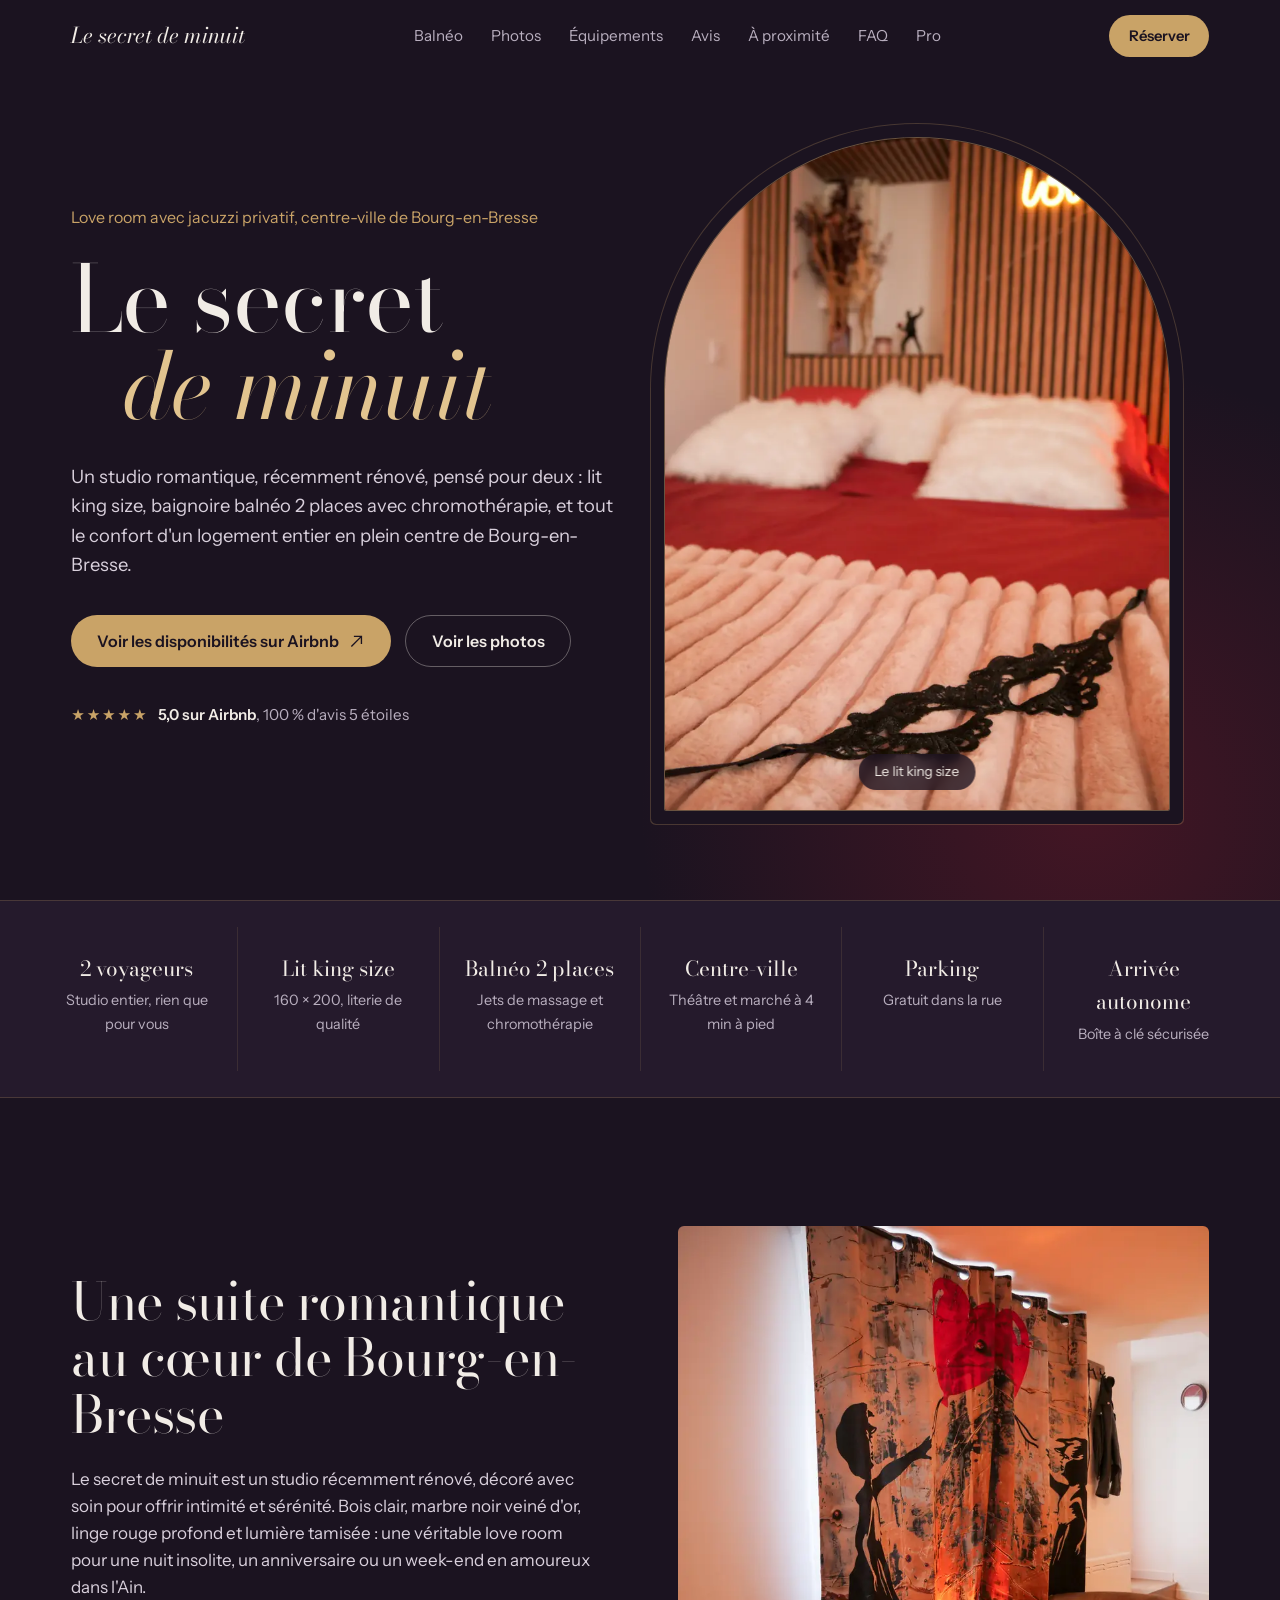
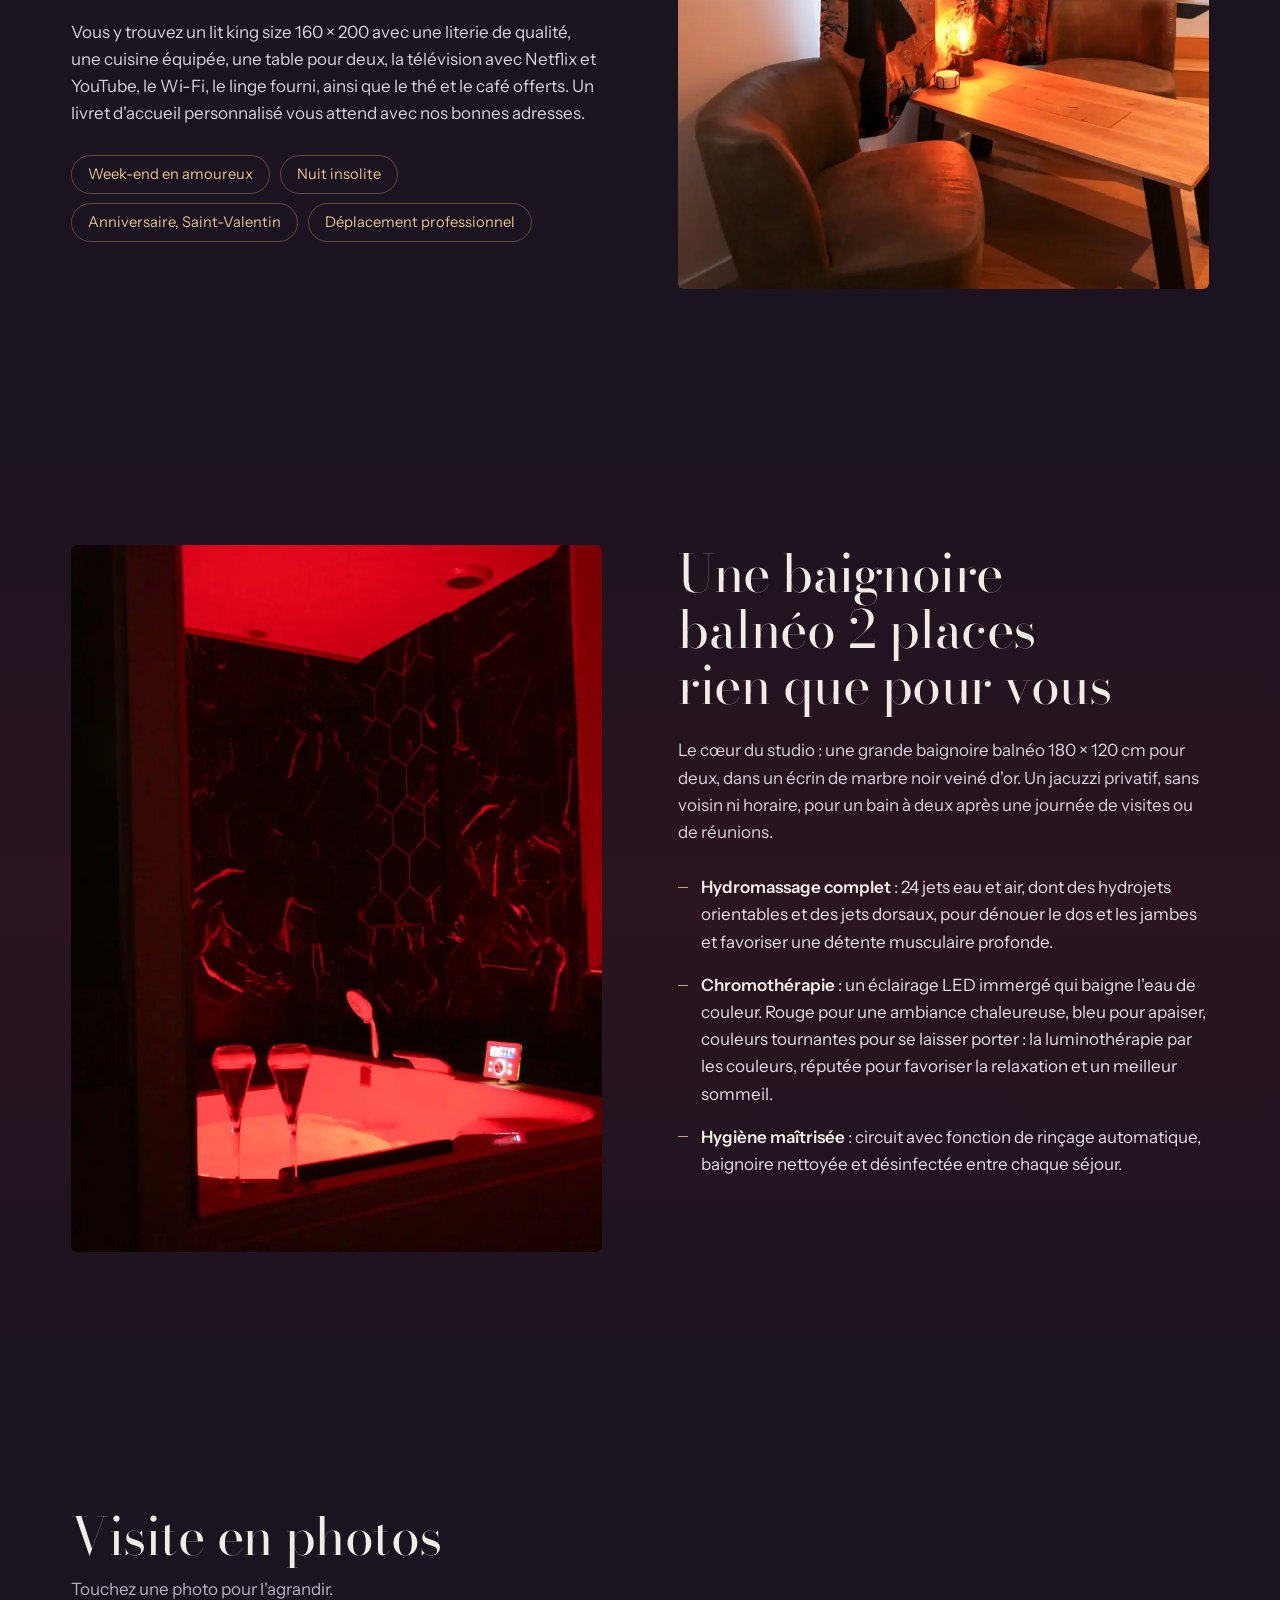
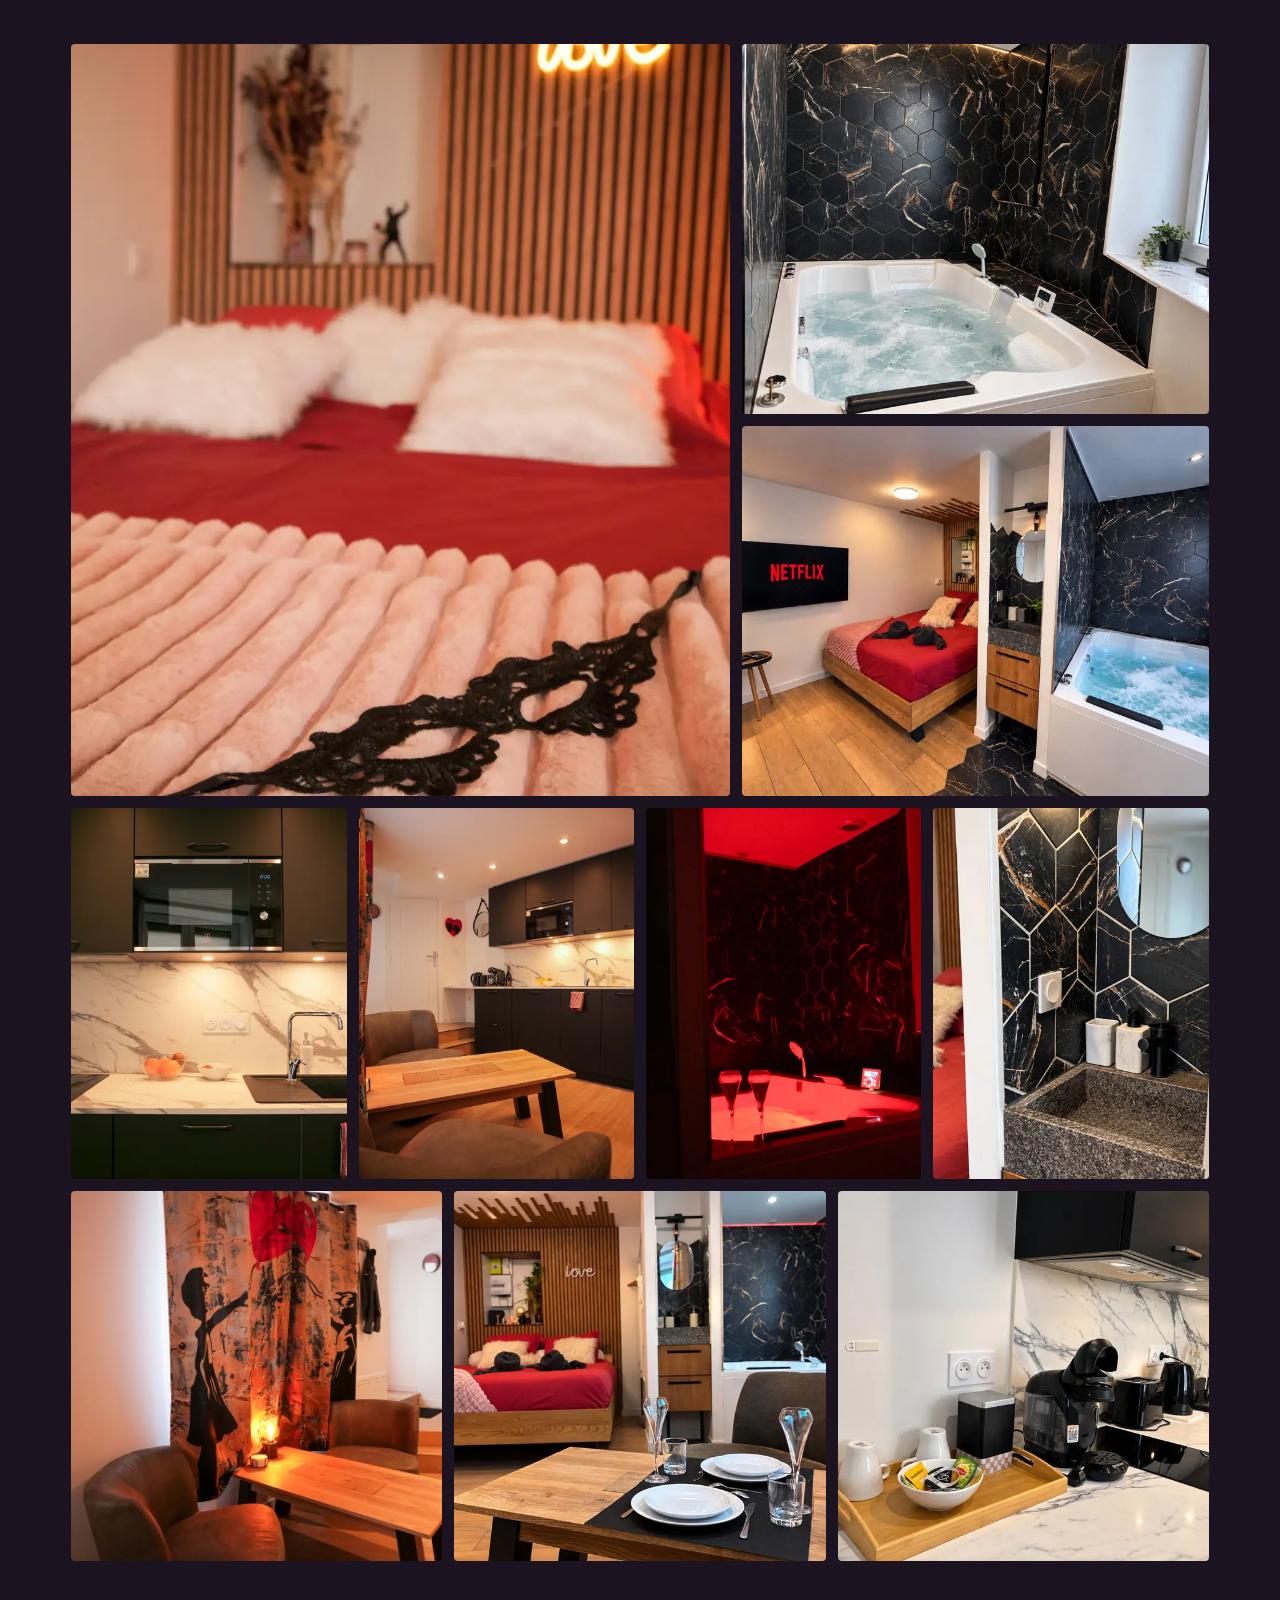
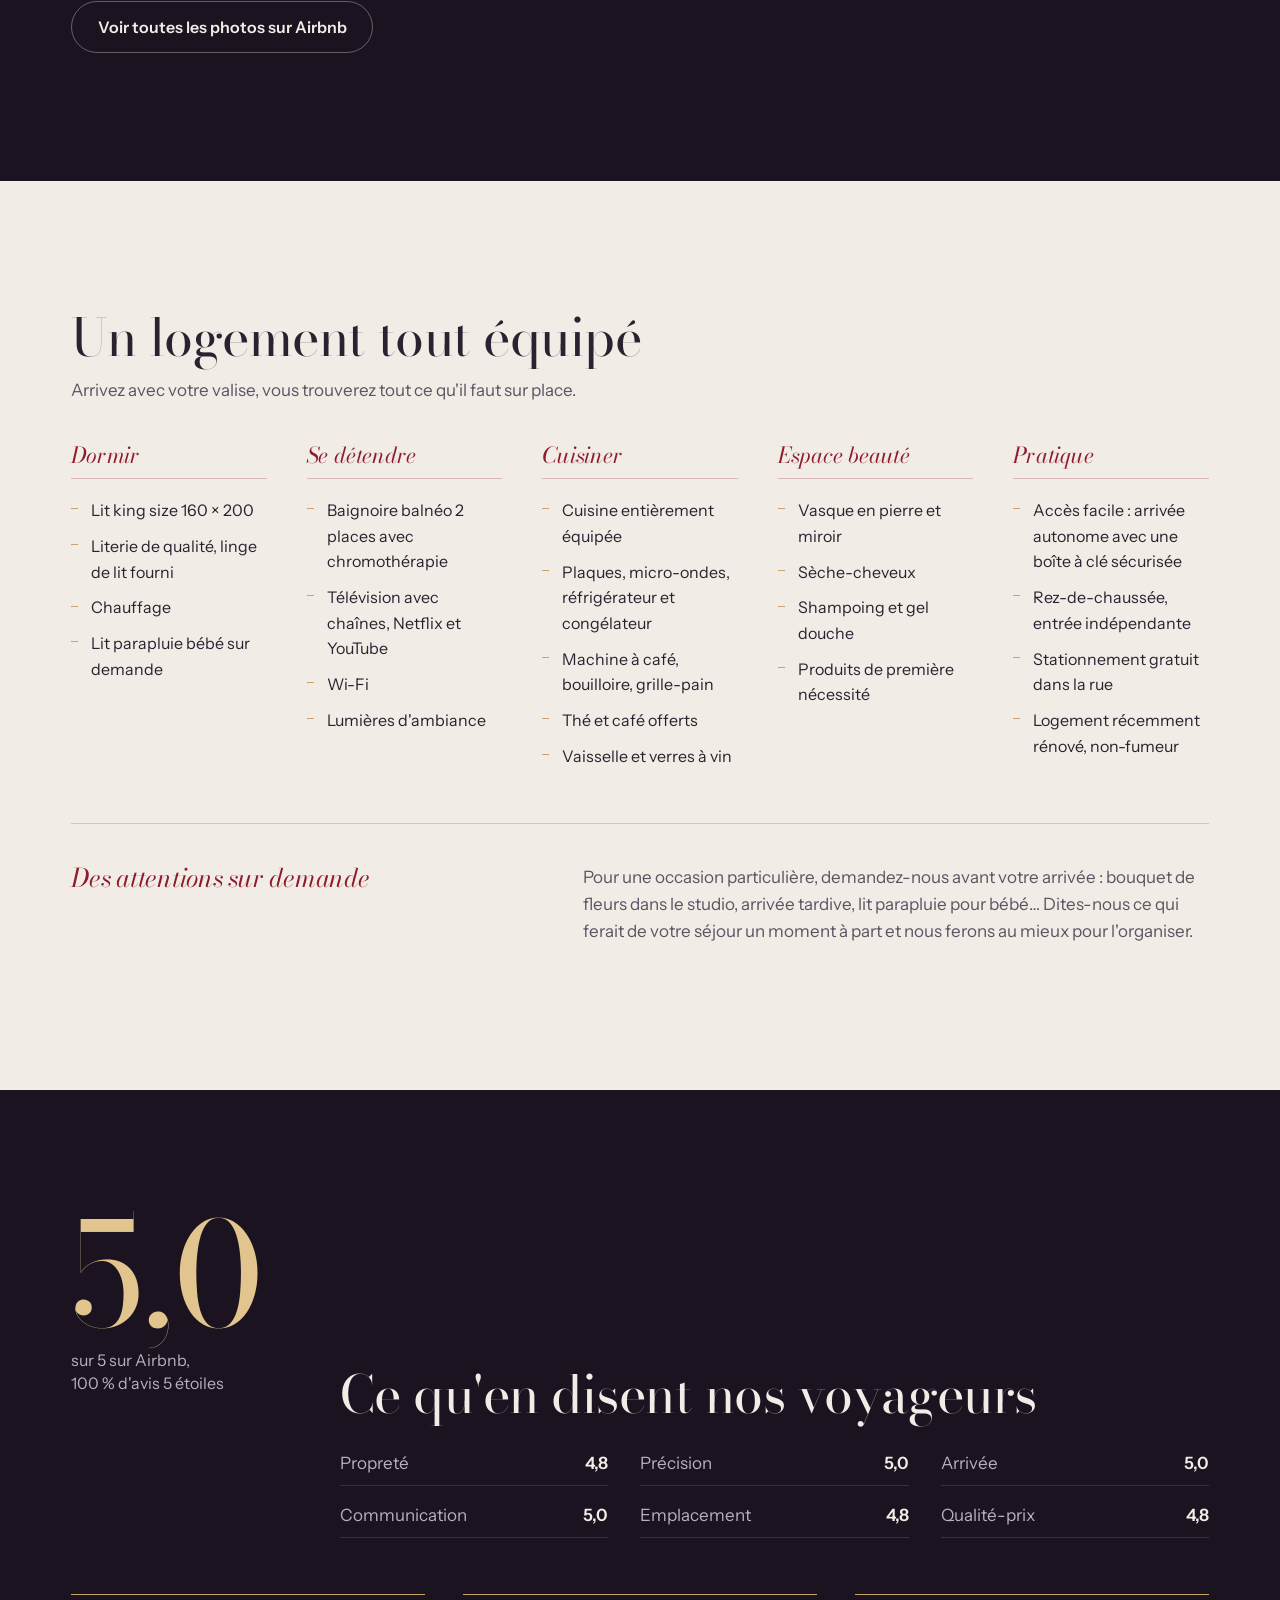
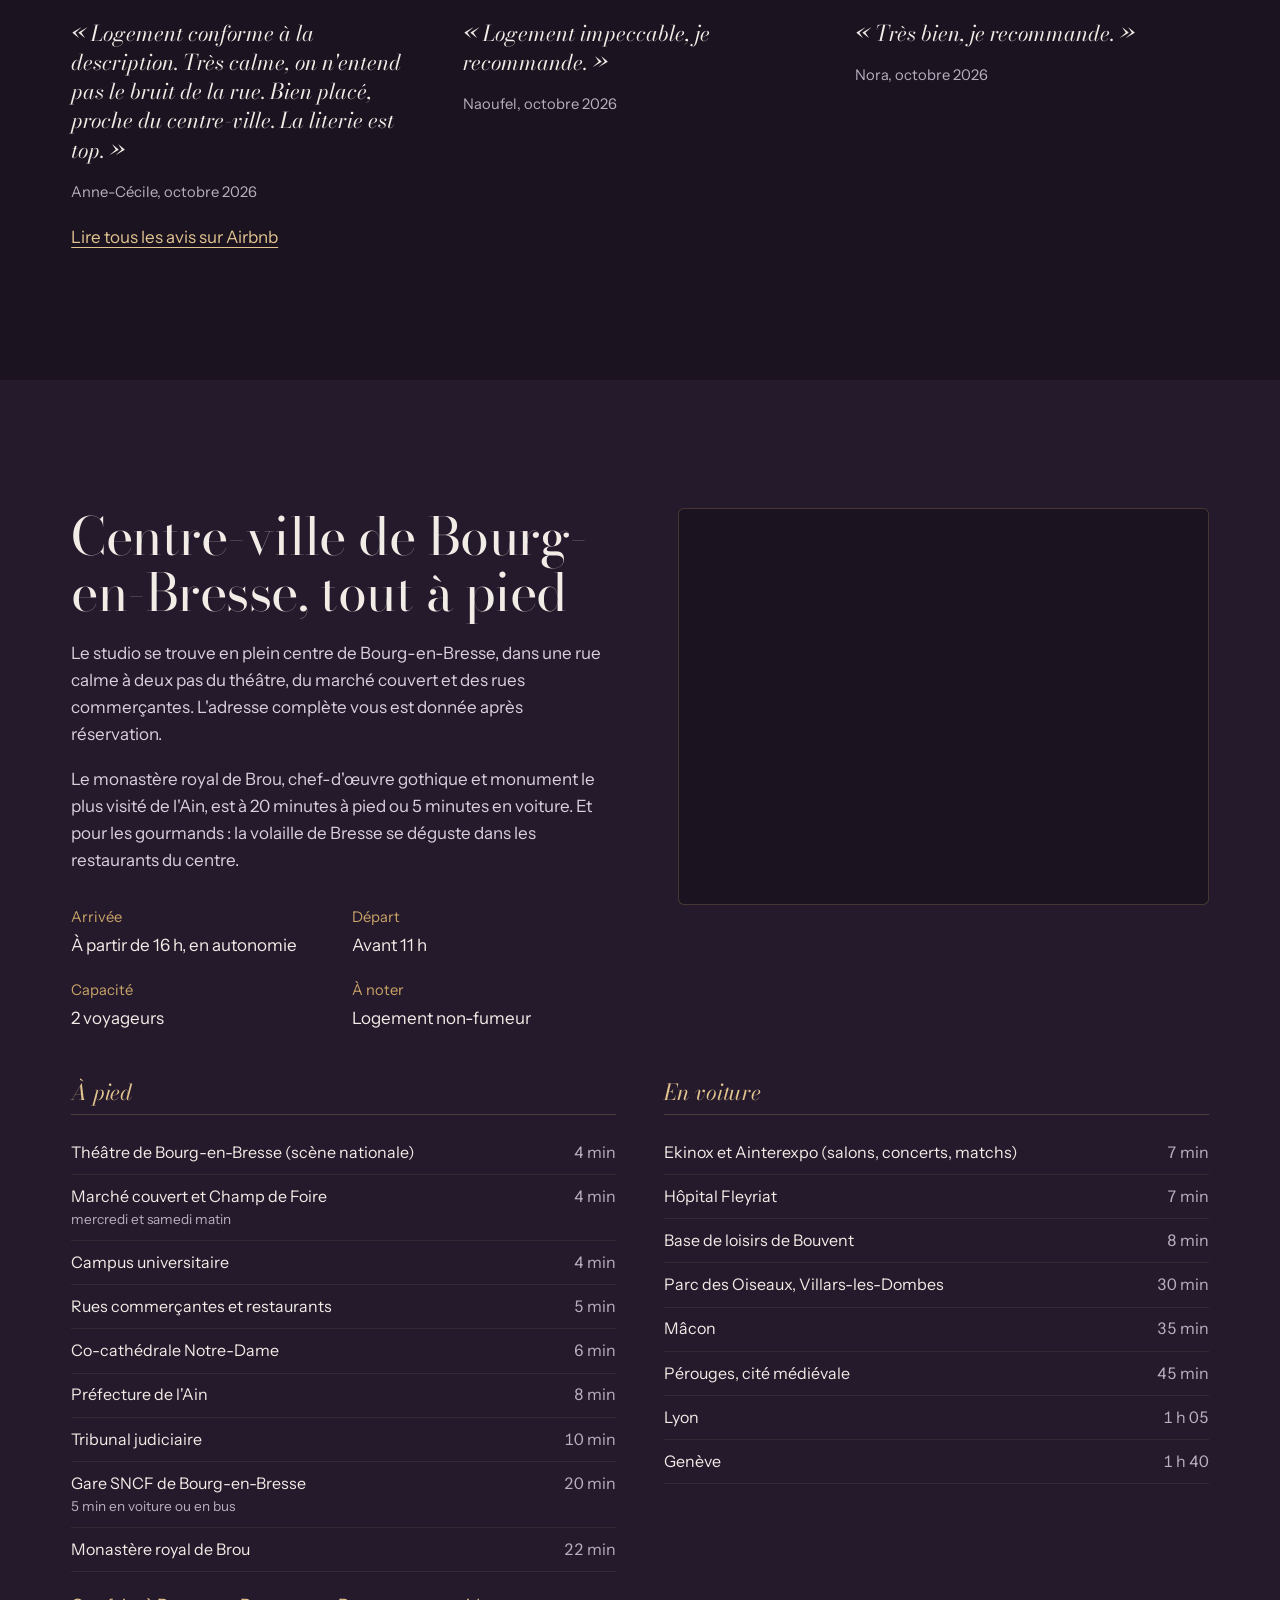
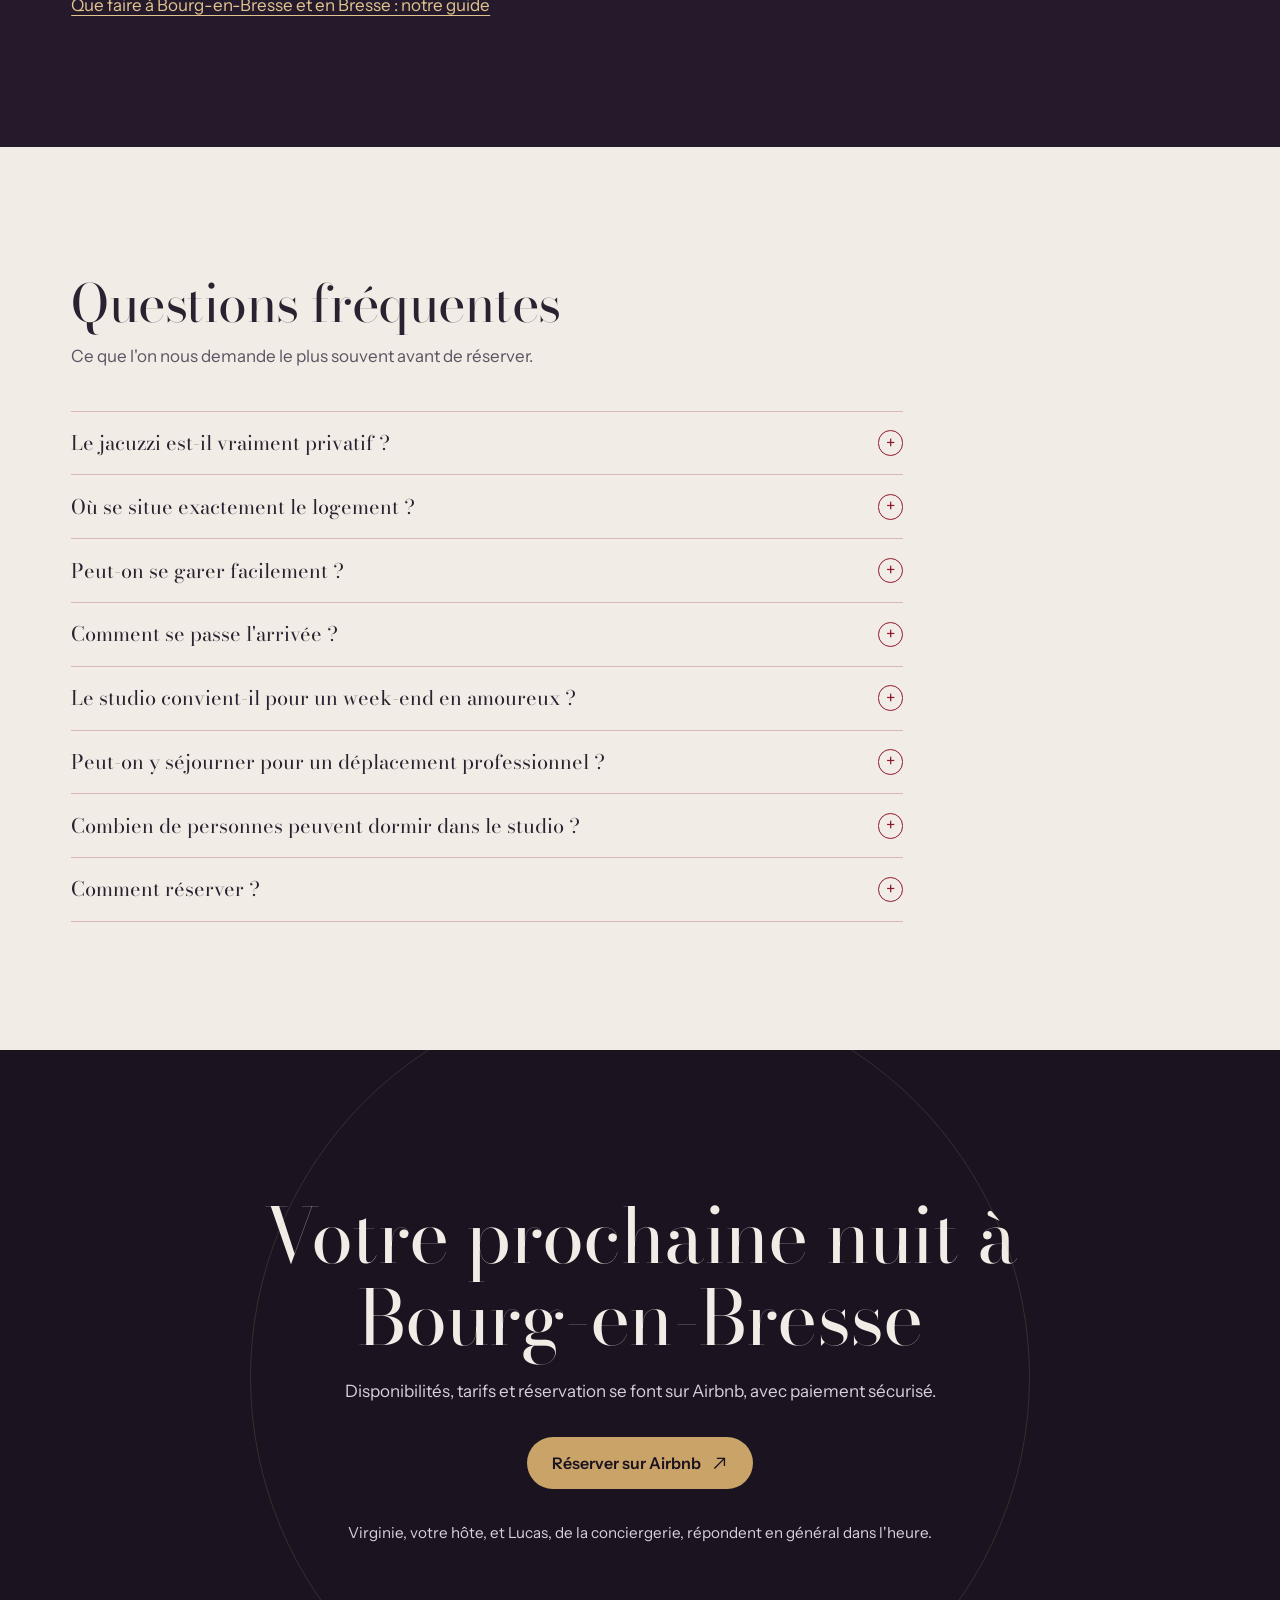
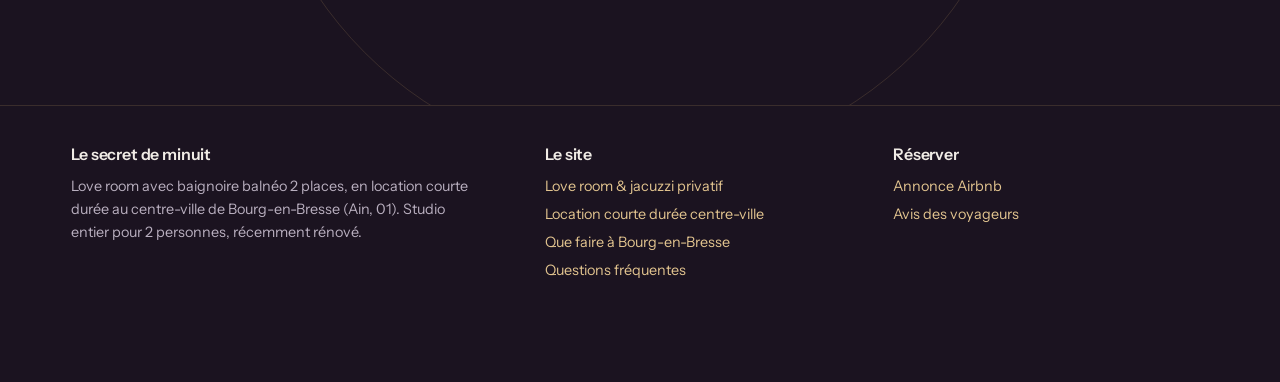
<file: index.html>
<!DOCTYPE html>
<html lang="fr">
<head>
<meta charset="utf-8">
<meta name="viewport" content="width=device-width, initial-scale=1">
<title>Love room &amp; jacuzzi privatif à Bourg-en-Bresse | Ain (01)</title>
<meta name="description" content="Love room au centre-ville de Bourg-en-Bresse : balnéo 2 places avec chromothérapie, lit king size, studio tout équipé, parking gratuit. Réservez sur Airbnb.">
<meta name="theme-color" content="#1B1320">
<link rel="canonical" href="https://tchoppal.github.io/le-secret-de-minuit/">
<meta property="og:type" content="website">
<meta property="og:locale" content="fr_FR">
<meta property="og:site_name" content="Le secret de minuit">
<meta property="og:title" content="Love room avec jacuzzi privatif à Bourg-en-Bresse · Le secret de minuit">
<meta property="og:description" content="Studio romantique au centre-ville de Bourg-en-Bresse, avec une grande baignoire balnéo 2 places et lit king size. Réservation sur Airbnb.">
<meta property="og:image" content="https://tchoppal.github.io/le-secret-de-minuit/img/og.jpg">
<meta property="og:image:width" content="1200">
<meta property="og:image:height" content="630">
<meta property="og:url" content="https://tchoppal.github.io/le-secret-de-minuit/">
<meta name="twitter:card" content="summary_large_image">
<link rel="icon" href="favicon.svg" type="image/svg+xml">
<link rel="preconnect" href="https://fonts.googleapis.com">
<link rel="preconnect" href="https://fonts.gstatic.com" crossorigin>
<link href="https://fonts.googleapis.com/css2?family=Bodoni+Moda:ital,opsz,wght@0,6..96,400..700;1,6..96,400..600&family=Instrument+Sans:wght@400;500;600&display=swap" rel="stylesheet">
<link rel="stylesheet" href="css/site.css">
<link rel="preload" as="image" href="img/love-room-lit-king-size-800.webp" imagesrcset="img/love-room-lit-king-size-800.webp 800w, img/love-room-lit-king-size-1600.webp 1600w" imagesizes="(max-width: 900px) 90vw, 40vw">
<script type="application/ld+json">
{
  "@context": "https://schema.org",
  "@graph": [
    {
      "@type": "WebSite",
      "@id": "https://tchoppal.github.io/le-secret-de-minuit/#site",
      "url": "https://tchoppal.github.io/le-secret-de-minuit/",
      "name": "Le secret de minuit",
      "inLanguage": "fr-FR"
    },
    {
      "@type": "LodgingBusiness",
      "@id": "https://tchoppal.github.io/le-secret-de-minuit/#logement",
      "name": "Le secret de minuit",
      "alternateName": "Love room avec jacuzzi privatif à Bourg-en-Bresse",
      "description": "Studio love room récemment rénové au centre-ville de Bourg-en-Bresse : baignoire balnéo 2 places avec chromothérapie, lit king size 160x200, cuisine équipée, Wi-Fi, parking gratuit dans la rue. Location courte durée pour 2 personnes.",
      "url": "https://tchoppal.github.io/le-secret-de-minuit/",
      "image": [
        "https://tchoppal.github.io/le-secret-de-minuit/img/og.jpg",
        "https://tchoppal.github.io/le-secret-de-minuit/img/love-room-lit-king-size-1600.webp",
        "https://tchoppal.github.io/le-secret-de-minuit/img/balneo-chromotherapie-rouge-1600.webp"
      ],
      "address": {"@type": "PostalAddress", "addressLocality": "Bourg-en-Bresse", "postalCode": "01000", "addressRegion": "Auvergne-Rhône-Alpes", "addressCountry": "FR"},
      "numberOfRooms": 1,
      "petsAllowed": false,
      "smokingAllowed": false,
      "checkinTime": "16:00",
      "checkoutTime": "11:00",
      "priceRange": "€€",
      "amenityFeature": [
        {"@type": "LocationFeatureSpecification", "name": "Baignoire balnéo 2 places avec chromothérapie", "value": true},
        {"@type": "LocationFeatureSpecification", "name": "Lit king size 160x200", "value": true},
        {"@type": "LocationFeatureSpecification", "name": "Cuisine équipée", "value": true},
        {"@type": "LocationFeatureSpecification", "name": "Wi-Fi", "value": true},
        {"@type": "LocationFeatureSpecification", "name": "Télévision avec Netflix", "value": true},
        {"@type": "LocationFeatureSpecification", "name": "Stationnement gratuit dans la rue", "value": true},
        {"@type": "LocationFeatureSpecification", "name": "Arrivée autonome par boîte à clé", "value": true},
        {"@type": "LocationFeatureSpecification", "name": "Entrée indépendante en rez-de-chaussée", "value": true}
      ],
      "aggregateRating": {"@type": "AggregateRating", "ratingValue": "5.0", "bestRating": "5", "ratingCount": "4"},
      "review": [
        {"@type": "Review", "author": {"@type": "Person", "name": "Anne-Cécile"}, "datePublished": "2026-10", "reviewRating": {"@type": "Rating", "ratingValue": "5"}, "reviewBody": "Logement conforme à la description. Très calme, on n'entend pas le bruit de la rue. Bien placé, proche du centre-ville. La literie est top."},
        {"@type": "Review", "author": {"@type": "Person", "name": "Naoufel"}, "datePublished": "2026-10", "reviewRating": {"@type": "Rating", "ratingValue": "5"}, "reviewBody": "Logement impeccable, je recommande."},
        {"@type": "Review", "author": {"@type": "Person", "name": "Nora"}, "datePublished": "2026-10", "reviewRating": {"@type": "Rating", "ratingValue": "5"}, "reviewBody": "Très bien, je recommande."}
      ],
      "sameAs": ["https://www.airbnb.fr/rooms/1781745830203562337"]
    },
    {
      "@type": "FAQPage",
      "@id": "https://tchoppal.github.io/le-secret-de-minuit/#faq",
      "mainEntity": [
        {"@type": "Question", "name": "Le jacuzzi est-il vraiment privatif ?", "acceptedAnswer": {"@type": "Answer", "text": "Oui. La baignoire balnéo 2 places se trouve à l'intérieur du studio, qui est loué en entier : vous êtes seuls dans le logement, sans voisin ni horaire d'accès."}},
        {"@type": "Question", "name": "Où se situe exactement le logement ?", "acceptedAnswer": {"@type": "Answer", "text": "Au centre-ville de Bourg-en-Bresse, à 4 minutes à pied du théâtre et du marché couvert, 20 minutes à pied de la gare SNCF (5 minutes en voiture). L'adresse complète vous est communiquée après réservation."}},
        {"@type": "Question", "name": "Peut-on se garer facilement ?", "acceptedAnswer": {"@type": "Answer", "text": "Oui, le stationnement est gratuit dans la rue, juste devant le logement."}},
        {"@type": "Question", "name": "Comment se passe l'arrivée ?", "acceptedAnswer": {"@type": "Answer", "text": "L'arrivée est autonome, à partir de 16 h, grâce à une boîte à clé sécurisée dont le code vous est envoyé avant votre séjour. Une arrivée tardive est possible sur demande. Le départ se fait avant 11 h."}},
        {"@type": "Question", "name": "Le studio convient-il pour un week-end en amoureux ?", "acceptedAnswer": {"@type": "Answer", "text": "C'est sa vocation première : lit king size, baignoire balnéo 2 places avec chromothérapie, décoration pensée comme une suite romantique. Un bouquet de fleurs peut être ajouté sur demande pour une occasion spéciale."}},
        {"@type": "Question", "name": "Peut-on y séjourner pour un déplacement professionnel ?", "acceptedAnswer": {"@type": "Answer", "text": "Oui. Le studio dispose du Wi-Fi, d'une table de travail et d'une cuisine équipée. Le tribunal, la préfecture et le campus sont à moins de 10 minutes à pied, Ainterexpo et l'hôpital Fleyriat à moins de 10 minutes en voiture."}},
        {"@type": "Question", "name": "Combien de personnes peuvent dormir dans le studio ?", "acceptedAnswer": {"@type": "Answer", "text": "Le studio accueille 2 voyageurs. Un lit parapluie pour bébé est disponible sur demande."}},
        {"@type": "Question", "name": "Comment réserver ?", "acceptedAnswer": {"@type": "Answer", "text": "La réservation se fait exclusivement sur Airbnb, avec paiement sécurisé. Les tarifs et disponibilités s'affichent dès que vous indiquez vos dates."}}
      ]
    }
  ]
}
</script>
</head>
<body>
<a class="skip" href="#contenu">Aller au contenu</a>

<header class="nav" id="nav">
  <div class="wrap">
    <a class="marque" href="./" aria-current="page">Le secret de minuit</a>
    <nav aria-label="Navigation principale">
      <ul>
        <li><a href="#balneo">Balnéo</a></li>
        <li><a href="#photos">Photos</a></li>
        <li><a href="#equipements">Équipements</a></li>
        <li><a href="#avis">Avis</a></li>
        <li><a href="#proximite">À proximité</a></li>
        <li><a href="#faq">FAQ</a></li>
        <li><a href="location-courte-duree-bourg-en-bresse.html">Pro</a></li>
      </ul>
    </nav>
    <a class="btn btn-or" href="https://www.airbnb.fr/rooms/1781745830203562337" target="_blank" rel="noopener">Réserver</a>
  </div>
</header>

<main id="contenu">
  <section class="hero" id="haut">
    <div class="wrap">
      <div class="hero-texte">
        <p class="lieu">Love room avec jacuzzi privatif, centre-ville de Bourg-en-Bresse</p>
        <h1><span>Le secret</span><span>de minuit</span></h1>
        <p class="intro">Un studio romantique, récemment rénové, pensé pour deux : lit king size, baignoire balnéo 2 places avec chromothérapie, et tout le confort d'un logement entier en plein centre de Bourg-en-Bresse.</p>
        <div class="actions">
          <a class="btn btn-or" href="https://www.airbnb.fr/rooms/1781745830203562337" target="_blank" rel="noopener">
            Voir les disponibilités sur Airbnb
            <svg viewBox="0 0 20 20" fill="none" stroke="currentColor" stroke-width="1.6" aria-hidden="true"><path d="M7 4h9v9M16 4 4 16"/></svg>
          </a>
          <a class="btn btn-ligne" href="#photos">Voir les photos</a>
        </div>
        <p class="note"><span class="etoiles" aria-hidden="true">★★★★★</span><span><strong>5,0 sur Airbnb</strong>, 100 % d'avis 5 étoiles</span></p>
      </div>
      <figure class="arche">
        <img src="img/love-room-lit-king-size-800.webp" srcset="img/love-room-lit-king-size-800.webp 800w, img/love-room-lit-king-size-1600.webp 1600w" sizes="(max-width: 900px) 90vw, 40vw" width="800" height="1067" alt="Lit king size de la love room avec plaid, coussins en fausse fourrure, masque en dentelle et néon love" fetchpriority="high">
        <figcaption>Le lit king size</figcaption>
      </figure>
    </div>
  </section>

  <div class="cles" aria-label="Le logement en bref">
    <div class="wrap">
      <dl>
        <div><dt>2 voyageurs</dt><dd>Studio entier, rien que pour vous</dd></div>
        <div><dt>Lit king size</dt><dd>160 × 200, literie de qualité</dd></div>
        <div><dt>Balnéo 2 places</dt><dd>Jets de massage et chromothérapie</dd></div>
        <div><dt>Centre-ville</dt><dd>Théâtre et marché à 4 min à pied</dd></div>
        <div><dt>Parking</dt><dd>Gratuit dans la rue</dd></div>
        <div><dt>Arrivée autonome</dt><dd>Boîte à clé sécurisée</dd></div>
      </dl>
    </div>
  </div>

  <section class="bloc" id="studio">
    <div class="wrap deux">
      <div>
        <h2>Une suite romantique au cœur de Bourg-en-Bresse</h2>
        <p>Le secret de minuit est un studio récemment rénové, décoré avec soin pour offrir intimité et sérénité. Bois clair, marbre noir veiné d'or, linge rouge profond et lumière tamisée : une véritable love room pour une nuit insolite, un anniversaire ou un week-end en amoureux dans l'Ain.</p>
        <p>Vous y trouvez un lit king size 160 × 200 avec une literie de qualité, une cuisine équipée, une table pour deux, la télévision avec Netflix et YouTube, le Wi-Fi, le linge fourni, ainsi que le thé et le café offerts. Un livret d'accueil personnalisé vous attend avec nos bonnes adresses.</p>
        <ul class="ideal" aria-label="Idéal pour">
          <li>Week-end en amoureux</li>
          <li>Nuit insolite</li>
          <li>Anniversaire, Saint-Valentin</li>
          <li>Déplacement professionnel</li>
        </ul>
      </div>
      <figure>
        <img src="img/studio-fauteuils-deco-800.webp" srcset="img/studio-fauteuils-deco-800.webp 800w, img/studio-fauteuils-deco-1600.webp 1600w" sizes="(max-width: 900px) 90vw, 45vw" width="800" height="1067" loading="lazy" alt="Coin salon du studio avec deux fauteuils, table en bois et rideau décoratif au cœur rouge">
      </figure>
    </div>
  </section>

  <section class="bloc balneo" id="balneo" aria-labelledby="t-balneo">
    <div class="wrap deux">
      <figure>
        <img src="img/balneo-chromotherapie-rouge-800.webp" srcset="img/balneo-chromotherapie-rouge-800.webp 800w, img/balneo-chromotherapie-rouge-1600.webp 1600w" sizes="(max-width: 900px) 90vw, 45vw" width="800" height="1067" loading="lazy" alt="Baignoire balnéo 2 places éclairée en rouge par la chromothérapie, deux coupes de champagne posées sur le rebord">
      </figure>
      <div>
        <h2 id="t-balneo">Une baignoire balnéo 2 places rien que pour vous</h2>
        <p>Le cœur du studio : une grande baignoire balnéo 180 × 120 cm pour deux, dans un écrin de marbre noir veiné d'or. Un jacuzzi privatif, sans voisin ni horaire, pour un bain à deux après une journée de visites ou de réunions.</p>
        <ul class="atouts">
          <li><strong>Hydromassage complet</strong> : 24 jets eau et air, dont des hydrojets orientables et des jets dorsaux, pour dénouer le dos et les jambes et favoriser une détente musculaire profonde.</li>
          <li><strong>Chromothérapie</strong> : un éclairage LED immergé qui baigne l'eau de couleur. Rouge pour une ambiance chaleureuse, bleu pour apaiser, couleurs tournantes pour se laisser porter : la luminothérapie par les couleurs, réputée pour favoriser la relaxation et un meilleur sommeil.</li>
          <li><strong>Hygiène maîtrisée</strong> : circuit avec fonction de rinçage automatique, baignoire nettoyée et désinfectée entre chaque séjour.</li>
        </ul>
      </div>
    </div>
  </section>

  <section class="bloc galerie" id="photos">
    <div class="wrap">
      <h2>Visite en photos</h2>
      <p class="chapo">Touchez une photo pour l'agrandir.</p>
      <div class="mosaique">
        <button class="m1" data-grand="img/love-room-lit-king-size-1600.webp" data-legende="Le lit king size de la love room" aria-label="Agrandir : le lit king size"><img src="img/love-room-lit-king-size-800.webp" width="800" height="1067" loading="lazy" alt="Lit king size avec linge rouge, plaid en fausse fourrure, masque en dentelle et néon love sur tête de lit en bois"></button>
        <button class="m2" data-grand="img/balneo-1600.webp" data-legende="La baignoire balnéo 2 places" aria-label="Agrandir : la baignoire balnéo"><img src="img/balneo-800.webp" width="800" height="600" loading="lazy" alt="Baignoire balnéo à jets en fonctionnement dans la salle de bain en marbre noir"></button>
        <button class="m3" data-grand="img/lit-balneo-1600.webp" data-legende="Le lit face à la télévision, la balnéo juste à côté" aria-label="Agrandir : le lit face à la balnéo"><img src="img/lit-balneo-800.webp" width="800" height="600" loading="lazy" alt="Le lit king size face à la télévision murale avec Netflix, la baignoire balnéo juste à côté"></button>
        <button class="m4" data-grand="img/cuisine-equipee-1600.webp" data-legende="La cuisine équipée" aria-label="Agrandir : la cuisine équipée"><img src="img/cuisine-equipee-800.webp" width="800" height="600" loading="lazy" alt="Cuisine équipée noire avec crédence effet marbre, micro-ondes, plaques et évier"></button>
        <button class="m5" data-grand="img/studio-salon-coin-repas-1600.webp" data-legende="Le coin repas et la cuisine" aria-label="Agrandir : le coin repas"><img src="img/studio-salon-coin-repas-800.webp" width="800" height="1067" loading="lazy" alt="Coin repas du studio avec fauteuils, table en bois et cuisine équipée en arrière-plan"></button>
        <button class="m6" data-grand="img/balneo-chromotherapie-rouge-1600.webp" data-legende="La balnéo en chromothérapie rouge" aria-label="Agrandir : la balnéo en chromothérapie"><img src="img/balneo-chromotherapie-rouge-800.webp" width="800" height="1067" loading="lazy" alt="Baignoire balnéo éclairée en rouge par la chromothérapie avec deux coupes de champagne"></button>
        <button class="m7" data-grand="img/vasque-1600.webp" data-legende="L'espace beauté : vasque en pierre et miroir rond" aria-label="Agrandir : l'espace beauté"><img src="img/vasque-800.webp" width="800" height="600" loading="lazy" alt="Vasque en pierre et miroir rond sur carrelage hexagonal en marbre noir"></button>
        <button class="m8" data-grand="img/studio-fauteuils-deco-1600.webp" data-legende="Le coin salon" aria-label="Agrandir : le coin salon"><img src="img/studio-fauteuils-deco-800.webp" width="800" height="1067" loading="lazy" alt="Deux fauteuils et une table basse devant un rideau décoratif au cœur rouge"></button>
        <button class="m9" data-grand="img/studio-salon-1600.webp" data-legende="Le studio, lit et table pour deux" aria-label="Agrandir : le studio"><img src="img/studio-salon-800.webp" width="800" height="600" loading="lazy" alt="Vue d'ensemble du studio avec le lit, la tête de lit en tasseaux et la table dressée pour deux"></button>
        <button class="m10" data-grand="img/coin-cafe-1600.webp" data-legende="Le coin café, thé et café offerts" aria-label="Agrandir : le coin café"><img src="img/coin-cafe-800.webp" width="800" height="600" loading="lazy" alt="Coin café avec machine à capsules, bouilloire, grille-pain et plateau de thés offerts"></button>
      </div>
      <div class="actions">
        <a class="btn btn-ligne" href="https://www.airbnb.fr/rooms/1781745830203562337/photos" target="_blank" rel="noopener">Voir toutes les photos sur Airbnb</a>
      </div>
    </div>
  </section>

  <section class="bloc equip" id="equipements">
    <div class="wrap">
      <h2>Un logement tout équipé</h2>
      <p class="chapo">Arrivez avec votre valise, vous trouverez tout ce qu'il faut sur place.</p>
      <div class="grille">
        <div>
          <h3>Dormir</h3>
          <ul>
            <li>Lit king size 160 × 200</li>
            <li>Literie de qualité, linge de lit fourni</li>
            <li>Chauffage</li>
            <li>Lit parapluie bébé sur demande</li>
          </ul>
        </div>
        <div>
          <h3>Se détendre</h3>
          <ul>
            <li>Baignoire balnéo 2 places avec chromothérapie</li>
            <li>Télévision avec chaînes, Netflix et YouTube</li>
            <li>Wi-Fi</li>
            <li>Lumières d'ambiance</li>
          </ul>
        </div>
        <div>
          <h3>Cuisiner</h3>
          <ul>
            <li>Cuisine entièrement équipée</li>
            <li>Plaques, micro-ondes, réfrigérateur et congélateur</li>
            <li>Machine à café, bouilloire, grille-pain</li>
            <li>Thé et café offerts</li>
            <li>Vaisselle et verres à vin</li>
          </ul>
        </div>
        <div>
          <h3>Espace beauté</h3>
          <ul>
            <li>Vasque en pierre et miroir</li>
            <li>Sèche-cheveux</li>
            <li>Shampoing et gel douche</li>
            <li>Produits de première nécessité</li>
          </ul>
        </div>
        <div>
          <h3>Pratique</h3>
          <ul>
            <li>Accès facile : arrivée autonome avec une boîte à clé sécurisée</li>
            <li>Rez-de-chaussée, entrée indépendante</li>
            <li>Stationnement gratuit dans la rue</li>
            <li>Logement récemment rénové, non-fumeur</li>
          </ul>
        </div>
      </div>
      <div class="services">
        <h3>Des attentions sur demande</h3>
        <p>Pour une occasion particulière, demandez-nous avant votre arrivée : bouquet de fleurs dans le studio, arrivée tardive, lit parapluie pour bébé… Dites-nous ce qui ferait de votre séjour un moment à part et nous ferons au mieux pour l'organiser.</p>
      </div>
    </div>
  </section>

  <section class="bloc avis" id="avis">
    <div class="wrap">
      <div class="tete">
        <p class="score">5,0<small>sur 5 sur Airbnb,<br>100 % d'avis 5 étoiles</small></p>
        <div>
          <h2 style="margin-bottom:1.75rem">Ce qu'en disent nos voyageurs</h2>
          <dl class="criteres">
            <div><dt>Propreté</dt><dd>4,8</dd></div>
            <div><dt>Précision</dt><dd>5,0</dd></div>
            <div><dt>Arrivée</dt><dd>5,0</dd></div>
            <div><dt>Communication</dt><dd>5,0</dd></div>
            <div><dt>Emplacement</dt><dd>4,8</dd></div>
            <div><dt>Qualité-prix</dt><dd>4,8</dd></div>
          </dl>
        </div>
      </div>
      <div class="citations">
        <blockquote>
          <p>« Logement conforme à la description. Très calme, on n'entend pas le bruit de la rue. Bien placé, proche du centre-ville. La literie est top. »</p>
          <footer>Anne-Cécile, octobre 2026</footer>
        </blockquote>
        <blockquote>
          <p>« Logement impeccable, je recommande. »</p>
          <footer>Naoufel, octobre 2026</footer>
        </blockquote>
        <blockquote>
          <p>« Très bien, je recommande. »</p>
          <footer>Nora, octobre 2026</footer>
        </blockquote>
      </div>
      <a class="lien" href="https://www.airbnb.fr/rooms/1781745830203562337/reviews" target="_blank" rel="noopener">Lire tous les avis sur Airbnb</a>
    </div>
  </section>

  <section class="bloc proximite" id="proximite">
    <div class="wrap">
      <div class="intro-prox">
        <div>
          <h2>Centre-ville de Bourg-en-Bresse, tout à pied</h2>
          <p>Le studio se trouve en plein centre de Bourg-en-Bresse, dans une rue calme à deux pas du théâtre, du marché couvert et des rues commerçantes. L'adresse complète vous est donnée après réservation.</p>
          <p>Le monastère royal de Brou, chef-d'œuvre gothique et monument le plus visité de l'Ain, est à 20 minutes à pied ou 5 minutes en voiture. Et pour les gourmands : la volaille de Bresse se déguste dans les restaurants du centre.</p>
          <dl class="pratique">
            <div><dt>Arrivée</dt><dd>À partir de 16 h, en autonomie</dd></div>
            <div><dt>Départ</dt><dd>Avant 11 h</dd></div>
            <div><dt>Capacité</dt><dd>2 voyageurs</dd></div>
            <div><dt>À noter</dt><dd>Logement non-fumeur</dd></div>
          </dl>
        </div>
        <div class="carte">
          <iframe title="Carte du centre de Bourg-en-Bresse" loading="lazy" referrerpolicy="no-referrer-when-downgrade" src="https://www.google.com/maps?q=Bourg-en-Bresse%2001000&z=14&output=embed"></iframe>
        </div>
      </div>
      <div class="temps">
        <div>
          <h3>À pied</h3>
          <ul>
            <li><span>Théâtre de Bourg-en-Bresse (scène nationale)</span><span>4 min</span></li>
            <li><span>Marché couvert et Champ de Foire<small>mercredi et samedi matin</small></span><span>4 min</span></li>
            <li><span>Campus universitaire</span><span>4 min</span></li>
            <li><span>Rues commerçantes et restaurants</span><span>5 min</span></li>
            <li><span>Co-cathédrale Notre-Dame</span><span>6 min</span></li>
            <li><span>Préfecture de l'Ain</span><span>8 min</span></li>
            <li><span>Tribunal judiciaire</span><span>10 min</span></li>
            <li><span>Gare SNCF de Bourg-en-Bresse<small>5 min en voiture ou en bus</small></span><span>20 min</span></li>
            <li><span>Monastère royal de Brou</span><span>22 min</span></li>
          </ul>
        </div>
        <div>
          <h3>En voiture</h3>
          <ul>
            <li><span>Ekinox et Ainterexpo (salons, concerts, matchs)</span><span>7 min</span></li>
            <li><span>Hôpital Fleyriat</span><span>7 min</span></li>
            <li><span>Base de loisirs de Bouvent</span><span>8 min</span></li>
            <li><span>Parc des Oiseaux, Villars-les-Dombes</span><span>30 min</span></li>
            <li><span>Mâcon</span><span>35 min</span></li>
            <li><span>Pérouges, cité médiévale</span><span>45 min</span></li>
            <li><span>Lyon</span><span>1 h 05</span></li>
            <li><span>Genève</span><span>1 h 40</span></li>
          </ul>
        </div>
      </div>
      <a class="lien" href="a-proximite-bourg-en-bresse.html">Que faire à Bourg-en-Bresse et en Bresse : notre guide</a>
    </div>
  </section>

  <section class="bloc faq" id="faq">
    <div class="wrap">
      <h2>Questions fréquentes</h2>
      <p class="chapo">Ce que l'on nous demande le plus souvent avant de réserver.</p>
      <div class="liste">
        <details>
          <summary>Le jacuzzi est-il vraiment privatif ?</summary>
          <p>Oui. La baignoire balnéo 2 places se trouve à l'intérieur du studio, qui est loué en entier : vous êtes seuls dans le logement, sans voisin ni horaire d'accès.</p>
        </details>
        <details>
          <summary>Où se situe exactement le logement ?</summary>
          <p>Au centre-ville de Bourg-en-Bresse, à 4 minutes à pied du théâtre et du marché couvert, 20 minutes à pied de la gare SNCF (5 minutes en voiture). L'adresse complète vous est communiquée après réservation.</p>
        </details>
        <details>
          <summary>Peut-on se garer facilement ?</summary>
          <p>Oui, le stationnement est gratuit dans la rue, juste devant le logement.</p>
        </details>
        <details>
          <summary>Comment se passe l'arrivée ?</summary>
          <p>L'arrivée est autonome, à partir de 16 h, grâce à une boîte à clé sécurisée dont le code vous est envoyé avant votre séjour. Une arrivée tardive est possible sur demande. Le départ se fait avant 11 h.</p>
        </details>
        <details>
          <summary>Le studio convient-il pour un week-end en amoureux ?</summary>
          <p>C'est sa vocation première : lit king size, baignoire balnéo 2 places avec chromothérapie, décoration pensée comme une suite romantique. Un bouquet de fleurs peut être ajouté sur demande pour une occasion spéciale.</p>
        </details>
        <details>
          <summary>Peut-on y séjourner pour un déplacement professionnel ?</summary>
          <p>Oui. Le studio dispose du Wi-Fi, d'une table de travail et d'une cuisine équipée. Le tribunal, la préfecture et le campus sont à moins de 10 minutes à pied, Ainterexpo et l'hôpital Fleyriat à moins de 10 minutes en voiture. <a href="location-courte-duree-bourg-en-bresse.html">En savoir plus sur la location courte durée</a>.</p>
        </details>
        <details>
          <summary>Combien de personnes peuvent dormir dans le studio ?</summary>
          <p>Le studio accueille 2 voyageurs. Un lit parapluie pour bébé est disponible sur demande.</p>
        </details>
        <details>
          <summary>Comment réserver ?</summary>
          <p>La réservation se fait exclusivement sur <a href="https://www.airbnb.fr/rooms/1781745830203562337" target="_blank" rel="noopener">Airbnb</a>, avec paiement sécurisé. Les tarifs et disponibilités s'affichent dès que vous indiquez vos dates.</p>
        </details>
      </div>
    </div>
  </section>

  <section class="final" aria-labelledby="t-final">
    <div class="wrap">
      <h2 id="t-final">Votre prochaine nuit à <span class="nw">Bourg-en-Bresse</span></h2>
      <p>Disponibilités, tarifs et réservation se font sur Airbnb, avec paiement sécurisé.</p>
      <div class="actions">
        <a class="btn btn-or" href="https://www.airbnb.fr/rooms/1781745830203562337" target="_blank" rel="noopener">
          Réserver sur Airbnb
          <svg viewBox="0 0 20 20" fill="none" stroke="currentColor" stroke-width="1.6" aria-hidden="true"><path d="M7 4h9v9M16 4 4 16"/></svg>
        </a>
      </div>
      <p class="hotes">Virginie, votre hôte, et Lucas, de la conciergerie, répondent en général dans l'heure.</p>
    </div>
  </section>
</main>

<footer class="pied">
  <div class="wrap">
    <div>
      <h3>Le secret de minuit</h3>
      <p>Love room avec baignoire balnéo 2 places, en location courte durée au centre-ville de Bourg-en-Bresse (Ain, 01). Studio entier pour 2 personnes, récemment rénové.</p>
    </div>
    <div>
      <h3>Le site</h3>
      <ul>
        <li><a href="./">Love room &amp; jacuzzi privatif</a></li>
        <li><a href="location-courte-duree-bourg-en-bresse.html">Location courte durée centre-ville</a></li>
        <li><a href="a-proximite-bourg-en-bresse.html">Que faire à Bourg-en-Bresse</a></li>
        <li><a href="#faq">Questions fréquentes</a></li>
      </ul>
    </div>
    <div>
      <h3>Réserver</h3>
      <ul>
        <li><a href="https://www.airbnb.fr/rooms/1781745830203562337" target="_blank" rel="noopener">Annonce Airbnb</a></li>
        <li><a href="https://www.airbnb.fr/rooms/1781745830203562337/reviews" target="_blank" rel="noopener">Avis des voyageurs</a></li>
      </ul>
    </div>
  </div>
</footer>

<div class="barre" id="barre" aria-hidden="true">
  <span><strong>Le secret de minuit</strong>5,0 sur Airbnb</span>
  <a class="btn btn-or" href="https://www.airbnb.fr/rooms/1781745830203562337" target="_blank" rel="noopener" tabindex="-1">Réserver</a>
</div>

<dialog class="vue" id="vue" aria-label="Photo agrandie">
  <figure>
    <img id="vue-img" alt="">
    <figcaption id="vue-legende"></figcaption>
  </figure>
  <button class="fermer" type="button" aria-label="Fermer"><svg viewBox="0 0 20 20" fill="none" stroke="currentColor" stroke-width="1.6" aria-hidden="true"><path d="M4 4l12 12M16 4 4 16"/></svg></button>
  <button class="prec" type="button" aria-label="Photo précédente"><svg viewBox="0 0 20 20" fill="none" stroke="currentColor" stroke-width="1.6" aria-hidden="true"><path d="M12.5 4 6.5 10l6 6"/></svg></button>
  <button class="suiv" type="button" aria-label="Photo suivante"><svg viewBox="0 0 20 20" fill="none" stroke="currentColor" stroke-width="1.6" aria-hidden="true"><path d="M7.5 4l6 6-6 6"/></svg></button>
</dialog>

<script src="js/site.js" defer></script>
</body>
</html>
</file>
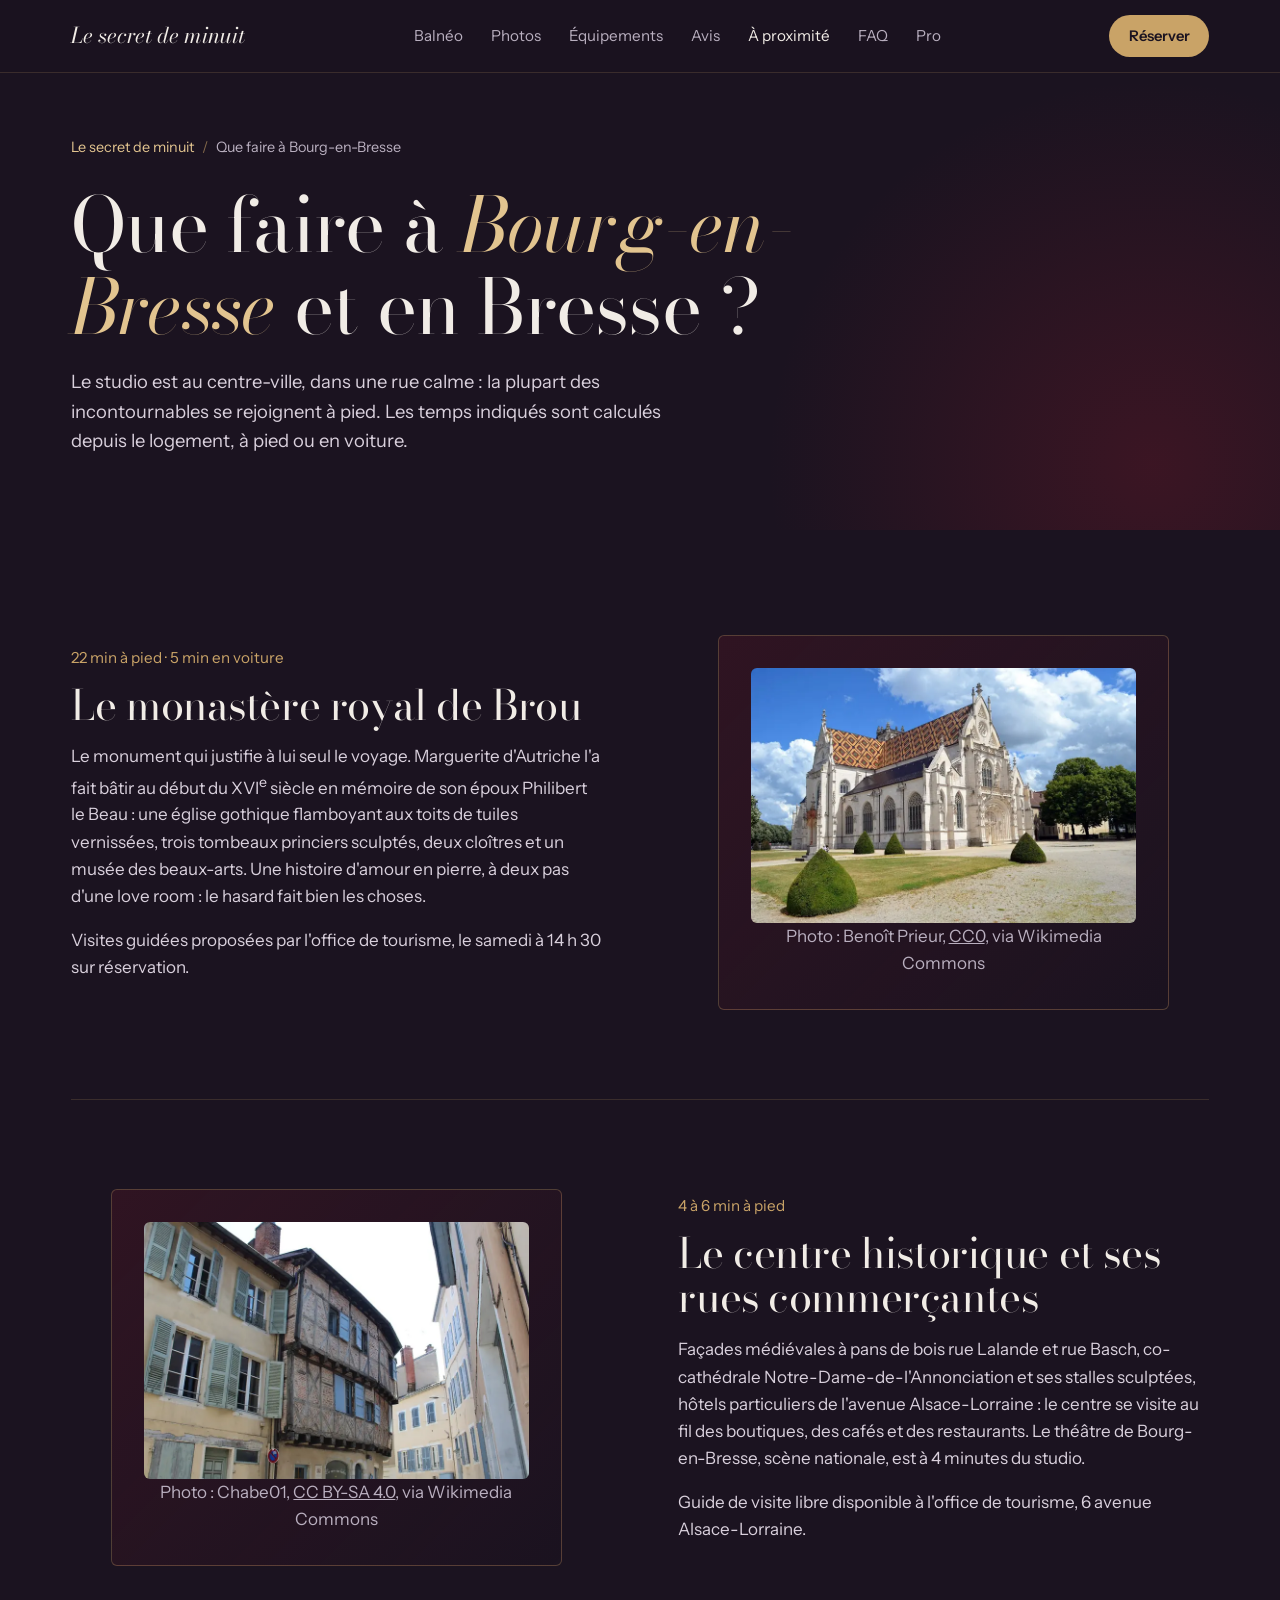
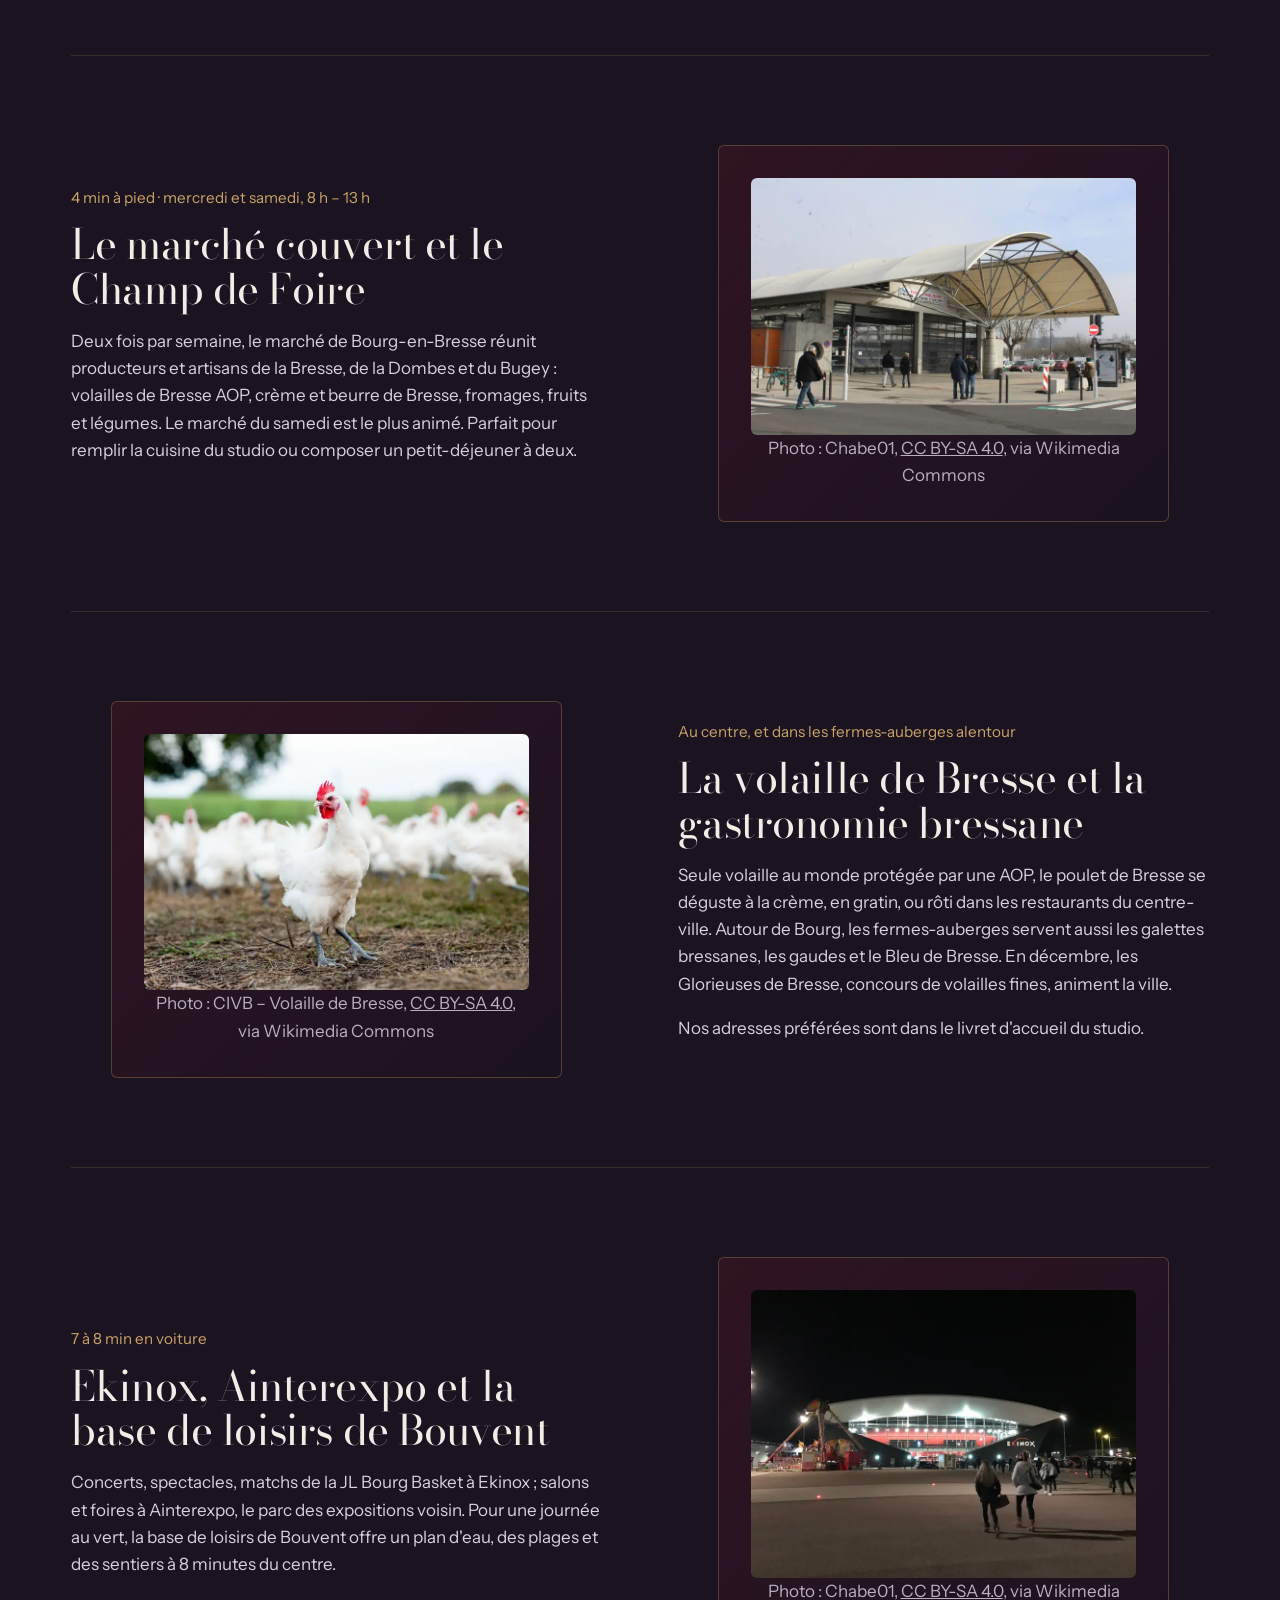
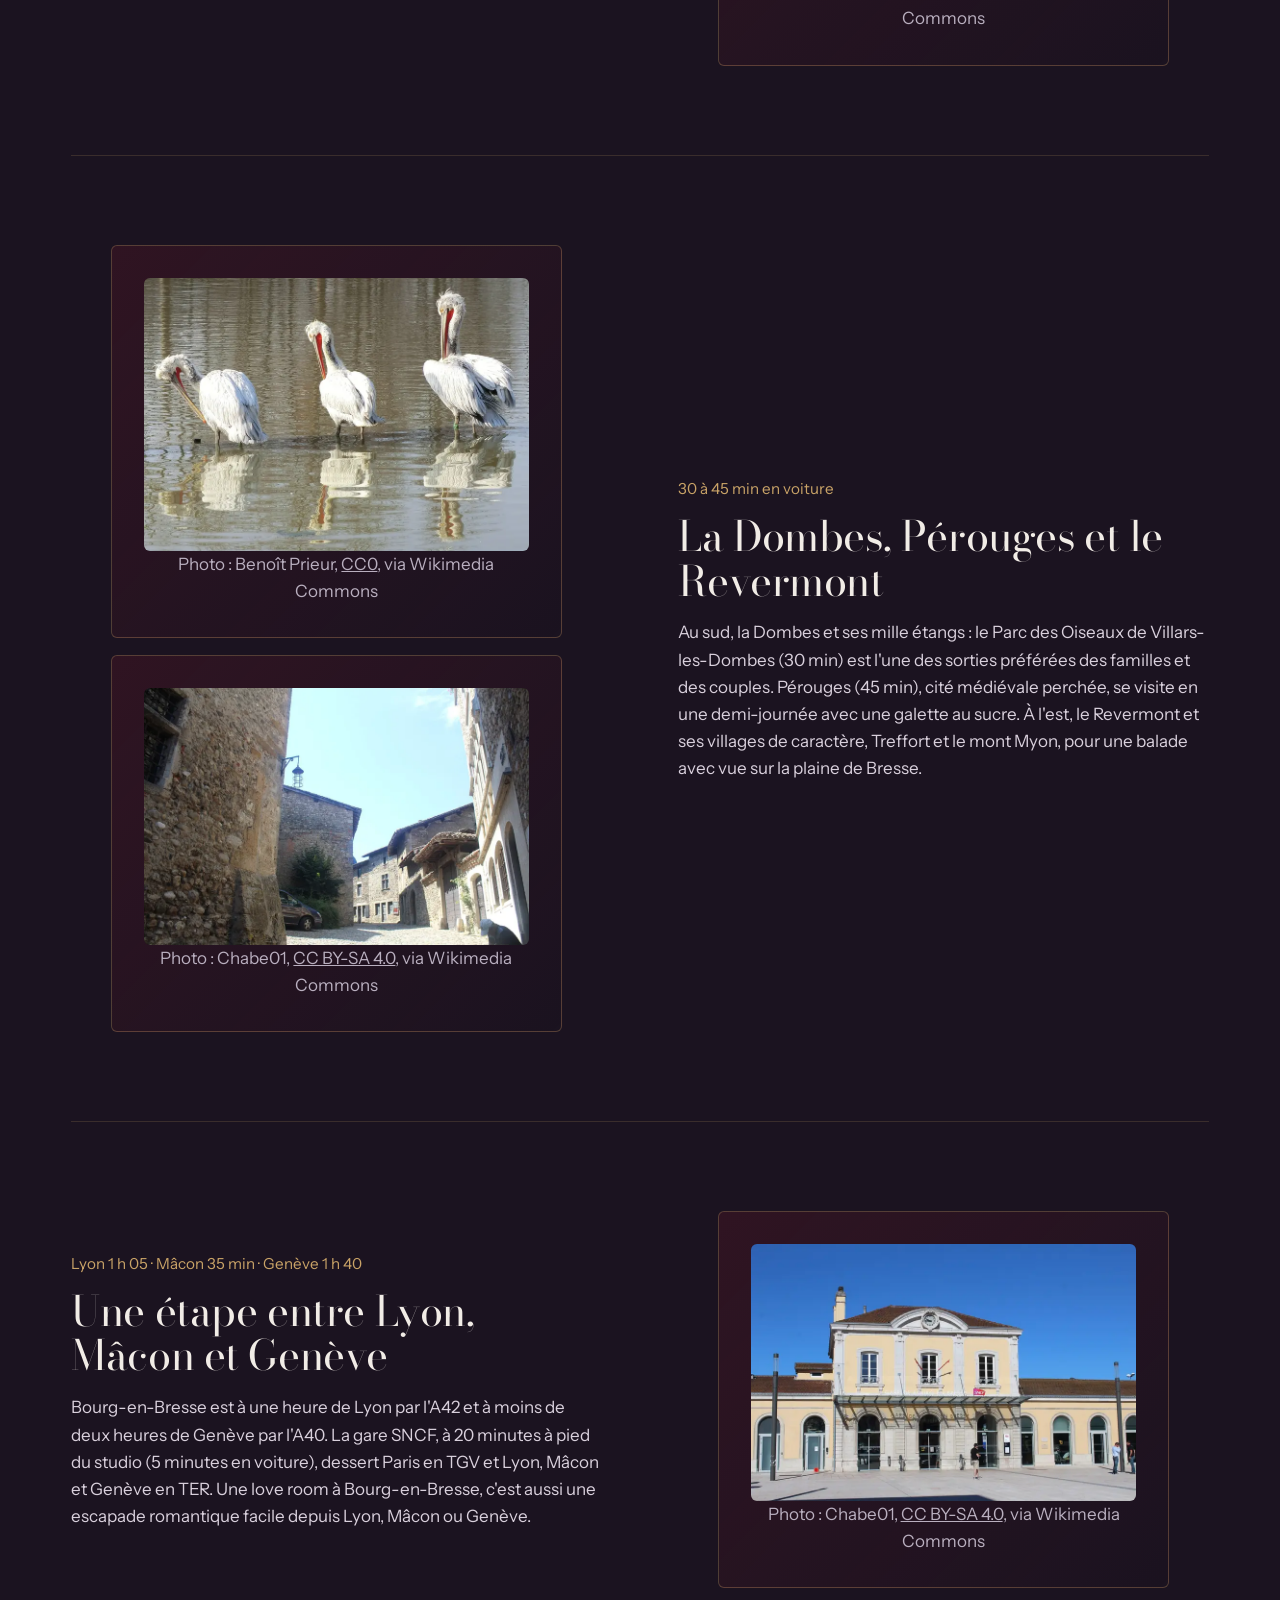
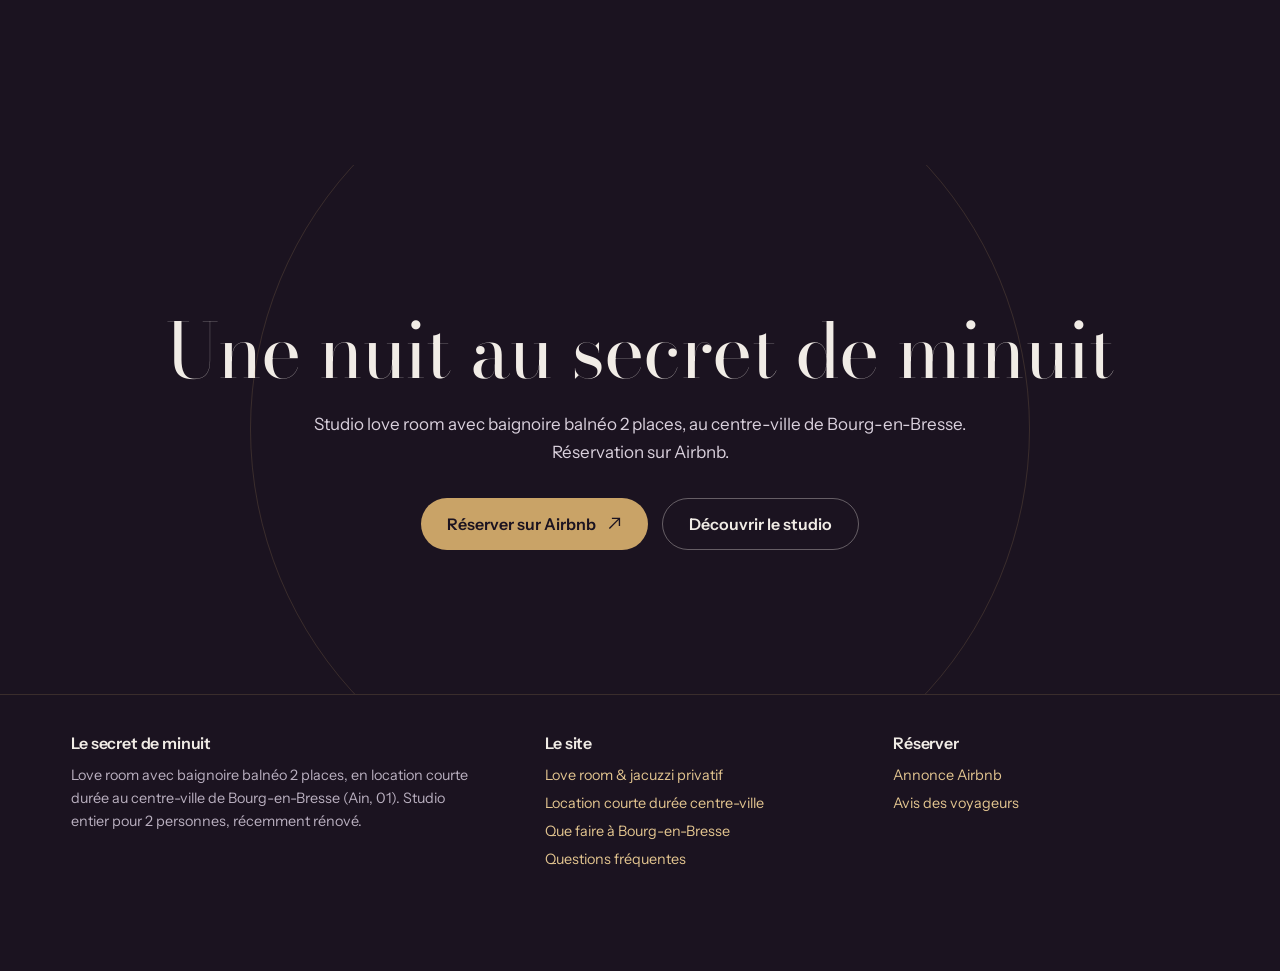
<file: a-proximite-bourg-en-bresse.html>
<!DOCTYPE html>
<html lang="fr">
<head>
<meta charset="utf-8">
<meta name="viewport" content="width=device-width, initial-scale=1">
<title>Que faire à Bourg-en-Bresse ? À proximité du studio</title>
<meta name="description" content="Monastère de Brou, marché, théâtre, volaille de Bresse, Dombes, Pérouges : les incontournables de Bourg-en-Bresse avec les temps d'accès depuis le studio.">
<meta name="theme-color" content="#1B1320">
<link rel="canonical" href="https://tchoppal.github.io/le-secret-de-minuit/a-proximite-bourg-en-bresse.html">
<meta property="og:type" content="article">
<meta property="og:locale" content="fr_FR">
<meta property="og:site_name" content="Le secret de minuit">
<meta property="og:title" content="Que faire à Bourg-en-Bresse ? Les incontournables à proximité du studio">
<meta property="og:description" content="Monastère royal de Brou, marché, théâtre, gastronomie bressane, Dombes, Pérouges : notre guide avec les temps d'accès à pied et en voiture.">
<meta property="og:image" content="https://tchoppal.github.io/le-secret-de-minuit/img/ville-monastere-royal-de-brou-1200.webp">
<meta property="og:url" content="https://tchoppal.github.io/le-secret-de-minuit/a-proximite-bourg-en-bresse.html">
<meta name="twitter:card" content="summary_large_image">
<link rel="icon" href="favicon.svg" type="image/svg+xml">
<link rel="preconnect" href="https://fonts.googleapis.com">
<link rel="preconnect" href="https://fonts.gstatic.com" crossorigin>
<link href="https://fonts.googleapis.com/css2?family=Bodoni+Moda:ital,opsz,wght@0,6..96,400..700;1,6..96,400..600&family=Instrument+Sans:wght@400;500;600&display=swap" rel="stylesheet">
<link rel="stylesheet" href="css/site.css">
<script type="application/ld+json">
{
  "@context": "https://schema.org",
  "@graph": [
    {
      "@type": "BreadcrumbList",
      "itemListElement": [
        {"@type": "ListItem", "position": 1, "name": "Le secret de minuit", "item": "https://tchoppal.github.io/le-secret-de-minuit/"},
        {"@type": "ListItem", "position": 2, "name": "Que faire à Bourg-en-Bresse", "item": "https://tchoppal.github.io/le-secret-de-minuit/a-proximite-bourg-en-bresse.html"}
      ]
    },
    {
      "@type": "Article",
      "headline": "Que faire à Bourg-en-Bresse ? Les incontournables à proximité du studio",
      "inLanguage": "fr-FR",
      "datePublished": "2026-11-11",
      "dateModified": "2026-11-11",
      "author": {"@type": "Organization", "name": "Le secret de minuit"},
      "publisher": {"@type": "Organization", "name": "Le secret de minuit"},
      "mainEntityOfPage": "https://tchoppal.github.io/le-secret-de-minuit/a-proximite-bourg-en-bresse.html",
      "isPartOf": {"@id": "https://tchoppal.github.io/le-secret-de-minuit/#site"},
      "about": [
        {"@type": "TouristAttraction", "name": "Monastère royal de Brou", "address": {"@type": "PostalAddress", "streetAddress": "63 boulevard de Brou", "addressLocality": "Bourg-en-Bresse", "postalCode": "01000", "addressCountry": "FR"}},
        {"@type": "TouristAttraction", "name": "Parc des Oiseaux", "address": {"@type": "PostalAddress", "addressLocality": "Villars-les-Dombes", "postalCode": "01330", "addressCountry": "FR"}},
        {"@type": "TouristAttraction", "name": "Cité médiévale de Pérouges", "address": {"@type": "PostalAddress", "addressLocality": "Pérouges", "postalCode": "01800", "addressCountry": "FR"}}
      ]
    }
  ]
}
</script>
</head>
<body>
<a class="skip" href="#contenu">Aller au contenu</a>

<header class="nav toujours" id="nav">
  <div class="wrap">
    <a class="marque" href="./">Le secret de minuit</a>
    <nav aria-label="Navigation principale">
      <ul>
        <li><a href="./#balneo">Balnéo</a></li>
        <li><a href="./#photos">Photos</a></li>
        <li><a href="./#equipements">Équipements</a></li>
        <li><a href="./#avis">Avis</a></li>
        <li><a href="a-proximite-bourg-en-bresse.html" aria-current="page">À proximité</a></li>
        <li><a href="./#faq">FAQ</a></li>
        <li><a href="location-courte-duree-bourg-en-bresse.html">Pro</a></li>
      </ul>
    </nav>
    <a class="btn btn-or" href="https://www.airbnb.fr/rooms/1781745830203562337" target="_blank" rel="noopener">Réserver</a>
  </div>
</header>

<main id="contenu">
  <header class="tete-page">
    <div class="wrap">
      <ol class="fil" aria-label="Fil d'Ariane">
        <li><a href="./">Le secret de minuit</a></li>
        <li>Que faire à Bourg-en-Bresse</li>
      </ol>
      <h1>Que faire à <em>Bourg-en-Bresse</em> et en Bresse ?</h1>
      <p class="intro">Le studio est au centre-ville, dans une rue calme : la plupart des incontournables se rejoignent à pied. Les temps indiqués sont calculés depuis le logement, à pied ou en voiture.</p>
    </div>
  </header>

  <section class="bloc-serre guide">
    <div class="wrap">

      <article>
        <div class="texte">
          <p class="temps-ligne">22 min à pied · 5 min en voiture</p>
          <h2>Le monastère royal de Brou</h2>
          <p>Le monument qui justifie à lui seul le voyage. Marguerite d'Autriche l'a fait bâtir au début du XVI<sup>e</sup> siècle en mémoire de son époux Philibert le Beau : une église gothique flamboyant aux toits de tuiles vernissées, trois tombeaux princiers sculptés, deux cloîtres et un musée des beaux-arts. Une histoire d'amour en pierre, à deux pas d'une love room : le hasard fait bien les choses.</p>
          <p>Visites guidées proposées par l'office de tourisme, le samedi à 14 h 30 sur réservation.</p>
        </div>
        <figure class="cadre"><img src="img/ville-monastere-royal-de-brou-800.webp" srcset="img/ville-monastere-royal-de-brou-800.webp 800w, img/ville-monastere-royal-de-brou-1200.webp 1200w" sizes="(max-width: 900px) 90vw, 45vw" width="800" height="600" loading="lazy" alt="Église du monastère royal de Brou à Bourg-en-Bresse, façade gothique flamboyant et toit de tuiles vernissées"><figcaption>Photo : Benoît Prieur, <a href="https://creativecommons.org/publicdomain/zero/1.0/deed.fr" target="_blank" rel="noopener license">CC0</a>, via Wikimedia Commons</figcaption></figure>
      </article>

      <article>
        <div class="texte">
          <p class="temps-ligne">4 à 6 min à pied</p>
          <h2>Le centre historique et ses rues commerçantes</h2>
          <p>Façades médiévales à pans de bois rue Lalande et rue Basch, co-cathédrale Notre-Dame-de-l'Annonciation et ses stalles sculptées, hôtels particuliers de l'avenue Alsace-Lorraine : le centre se visite au fil des boutiques, des cafés et des restaurants. Le théâtre de Bourg-en-Bresse, scène nationale, est à 4 minutes du studio.</p>
          <p>Guide de visite libre disponible à l'office de tourisme, 6 avenue Alsace-Lorraine.</p>
        </div>
        <figure class="cadre"><img src="img/ville-vieux-bourg-maison-medievale-800.webp" srcset="img/ville-vieux-bourg-maison-medievale-800.webp 800w, img/ville-vieux-bourg-maison-medievale-1200.webp 1200w" sizes="(max-width: 900px) 90vw, 45vw" width="800" height="600" loading="lazy" alt="Maison médiévale à colombages rue Lalande, dans le centre historique de Bourg-en-Bresse"><figcaption>Photo : Chabe01, <a href="https://creativecommons.org/licenses/by-sa/4.0/deed.fr" target="_blank" rel="noopener license">CC BY-SA 4.0</a>, via Wikimedia Commons</figcaption></figure>
      </article>

      <article>
        <div class="texte">
          <p class="temps-ligne">4 min à pied · mercredi et samedi, 8 h – 13 h</p>
          <h2>Le marché couvert et le Champ de Foire</h2>
          <p>Deux fois par semaine, le marché de Bourg-en-Bresse réunit producteurs et artisans de la Bresse, de la Dombes et du Bugey : volailles de Bresse AOP, crème et beurre de Bresse, fromages, fruits et légumes. Le marché du samedi est le plus animé. Parfait pour remplir la cuisine du studio ou composer un petit-déjeuner à deux.</p>
        </div>
        <figure class="cadre"><img src="img/ville-marche-couvert-800.webp" srcset="img/ville-marche-couvert-800.webp 800w, img/ville-marche-couvert-1200.webp 1200w" sizes="(max-width: 900px) 90vw, 45vw" width="800" height="600" loading="lazy" alt="Le marché couvert de Bourg-en-Bresse, place du Champ de Foire"><figcaption>Photo : Chabe01, <a href="https://creativecommons.org/licenses/by-sa/4.0/deed.fr" target="_blank" rel="noopener license">CC BY-SA 4.0</a>, via Wikimedia Commons</figcaption></figure>
      </article>

      <article>
        <div class="texte">
          <p class="temps-ligne">Au centre, et dans les fermes-auberges alentour</p>
          <h2>La volaille de Bresse et la gastronomie bressane</h2>
          <p>Seule volaille au monde protégée par une AOP, le poulet de Bresse se déguste à la crème, en gratin, ou rôti dans les restaurants du centre-ville. Autour de Bourg, les fermes-auberges servent aussi les galettes bressanes, les gaudes et le Bleu de Bresse. En décembre, les Glorieuses de Bresse, concours de volailles fines, animent la ville.</p>
          <p>Nos adresses préférées sont dans le livret d'accueil du studio.</p>
        </div>
        <figure class="cadre"><img src="img/ville-volaille-de-bresse-800.webp" srcset="img/ville-volaille-de-bresse-800.webp 800w, img/ville-volaille-de-bresse-1200.webp 1200w" sizes="(max-width: 900px) 90vw, 45vw" width="800" height="600" loading="lazy" alt="Volailles de Bresse en plein air, plumage blanc, crête rouge et pattes bleues"><figcaption>Photo : CIVB – Volaille de Bresse, <a href="https://creativecommons.org/licenses/by-sa/4.0/deed.fr" target="_blank" rel="noopener license">CC BY-SA 4.0</a>, via Wikimedia Commons</figcaption></figure>
      </article>


      <article>
        <div class="texte">
          <p class="temps-ligne">7 à 8 min en voiture</p>
          <h2>Ekinox, Ainterexpo et la base de loisirs de Bouvent</h2>
          <p>Concerts, spectacles, matchs de la JL Bourg Basket à Ekinox ; salons et foires à Ainterexpo, le parc des expositions voisin. Pour une journée au vert, la base de loisirs de Bouvent offre un plan d'eau, des plages et des sentiers à 8 minutes du centre.</p>
        </div>
        <figure class="cadre"><img src="img/ville-ekinox-800.webp" srcset="img/ville-ekinox-800.webp 800w, img/ville-ekinox-1200.webp 1200w" sizes="(max-width: 900px) 90vw, 45vw" width="800" height="600" loading="lazy" alt="La salle Ekinox de Bourg-en-Bresse illuminée de nuit, un soir d'événement"><figcaption>Photo : Chabe01, <a href="https://creativecommons.org/licenses/by-sa/4.0/deed.fr" target="_blank" rel="noopener license">CC BY-SA 4.0</a>, via Wikimedia Commons</figcaption></figure>
      </article>

      <article>
        <div class="texte">
          <p class="temps-ligne">30 à 45 min en voiture</p>
          <h2>La Dombes, Pérouges et le Revermont</h2>
          <p>Au sud, la Dombes et ses mille étangs : le Parc des Oiseaux de Villars-les-Dombes (30 min) est l'une des sorties préférées des familles et des couples. Pérouges (45 min), cité médiévale perchée, se visite en une demi-journée avec une galette au sucre. À l'est, le Revermont et ses villages de caractère, Treffort et le mont Myon, pour une balade avec vue sur la plaine de Bresse.</p>
        </div>
        <div class="double"><figure class="cadre"><img src="img/ville-parc-des-oiseaux-dombes-800.webp" srcset="img/ville-parc-des-oiseaux-dombes-800.webp 800w, img/ville-parc-des-oiseaux-dombes-1200.webp 1200w" sizes="(max-width: 900px) 90vw, 45vw" width="800" height="600" loading="lazy" alt="Pélicans frisés au Parc des Oiseaux de Villars-les-Dombes"><figcaption>Photo : Benoît Prieur, <a href="https://creativecommons.org/publicdomain/zero/1.0/deed.fr" target="_blank" rel="noopener license">CC0</a>, via Wikimedia Commons</figcaption></figure><figure class="cadre"><img src="img/ville-perouges-800.webp" srcset="img/ville-perouges-800.webp 800w, img/ville-perouges-1200.webp 1200w" sizes="(max-width: 900px) 90vw, 45vw" width="800" height="600" loading="lazy" alt="Rue des Rondes dans la cité médiévale de Pérouges"><figcaption>Photo : Chabe01, <a href="https://creativecommons.org/licenses/by-sa/4.0/deed.fr" target="_blank" rel="noopener license">CC BY-SA 4.0</a>, via Wikimedia Commons</figcaption></figure></div>
      </article>

      <article>
        <div class="texte">
          <p class="temps-ligne">Lyon 1 h 05 · Mâcon 35 min · Genève 1 h 40</p>
          <h2>Une étape entre Lyon, Mâcon et Genève</h2>
          <p>Bourg-en-Bresse est à une heure de Lyon par l'A42 et à moins de deux heures de Genève par l'A40. La gare SNCF, à 20 minutes à pied du studio (5 minutes en voiture), dessert Paris en TGV et Lyon, Mâcon et Genève en TER. Une love room à Bourg-en-Bresse, c'est aussi une escapade romantique facile depuis Lyon, Mâcon ou Genève.</p>
        </div>
        <figure class="cadre"><img src="img/ville-gare-bourg-en-bresse-800.webp" srcset="img/ville-gare-bourg-en-bresse-800.webp 800w, img/ville-gare-bourg-en-bresse-1200.webp 1200w" sizes="(max-width: 900px) 90vw, 45vw" width="800" height="600" loading="lazy" alt="Façade de la gare SNCF de Bourg-en-Bresse"><figcaption>Photo : Chabe01, <a href="https://creativecommons.org/licenses/by-sa/4.0/deed.fr" target="_blank" rel="noopener license">CC BY-SA 4.0</a>, via Wikimedia Commons</figcaption></figure>
      </article>

    </div>
  </section>

  <section class="final" aria-labelledby="t-final">
    <div class="wrap">
      <h2 id="t-final">Une nuit au secret de minuit</h2>
      <p>Studio love room avec baignoire balnéo 2 places, au centre-ville de Bourg-en-Bresse. Réservation sur Airbnb.</p>
      <div class="actions">
        <a class="btn btn-or" href="https://www.airbnb.fr/rooms/1781745830203562337" target="_blank" rel="noopener">
          Réserver sur Airbnb
          <svg viewBox="0 0 20 20" fill="none" stroke="currentColor" stroke-width="1.6" aria-hidden="true"><path d="M7 4h9v9M16 4 4 16"/></svg>
        </a>
        <a class="btn btn-ligne" href="./">Découvrir le studio</a>
      </div>
    </div>
  </section>
</main>

<footer class="pied">
  <div class="wrap">
    <div>
      <h3>Le secret de minuit</h3>
      <p>Love room avec baignoire balnéo 2 places, en location courte durée au centre-ville de Bourg-en-Bresse (Ain, 01). Studio entier pour 2 personnes, récemment rénové.</p>
    </div>
    <div>
      <h3>Le site</h3>
      <ul>
        <li><a href="./">Love room &amp; jacuzzi privatif</a></li>
        <li><a href="location-courte-duree-bourg-en-bresse.html">Location courte durée centre-ville</a></li>
        <li><a href="a-proximite-bourg-en-bresse.html">Que faire à Bourg-en-Bresse</a></li>
        <li><a href="./#faq">Questions fréquentes</a></li>
      </ul>
    </div>
    <div>
      <h3>Réserver</h3>
      <ul>
        <li><a href="https://www.airbnb.fr/rooms/1781745830203562337" target="_blank" rel="noopener">Annonce Airbnb</a></li>
        <li><a href="https://www.airbnb.fr/rooms/1781745830203562337/reviews" target="_blank" rel="noopener">Avis des voyageurs</a></li>
      </ul>
    </div>
  </div>
</footer>

<div class="barre" id="barre" aria-hidden="true">
  <span><strong>Le secret de minuit</strong>5,0 sur Airbnb</span>
  <a class="btn btn-or" href="https://www.airbnb.fr/rooms/1781745830203562337" target="_blank" rel="noopener" tabindex="-1">Réserver</a>
</div>

<script src="js/site.js" defer></script>
</body>
</html>
</file>
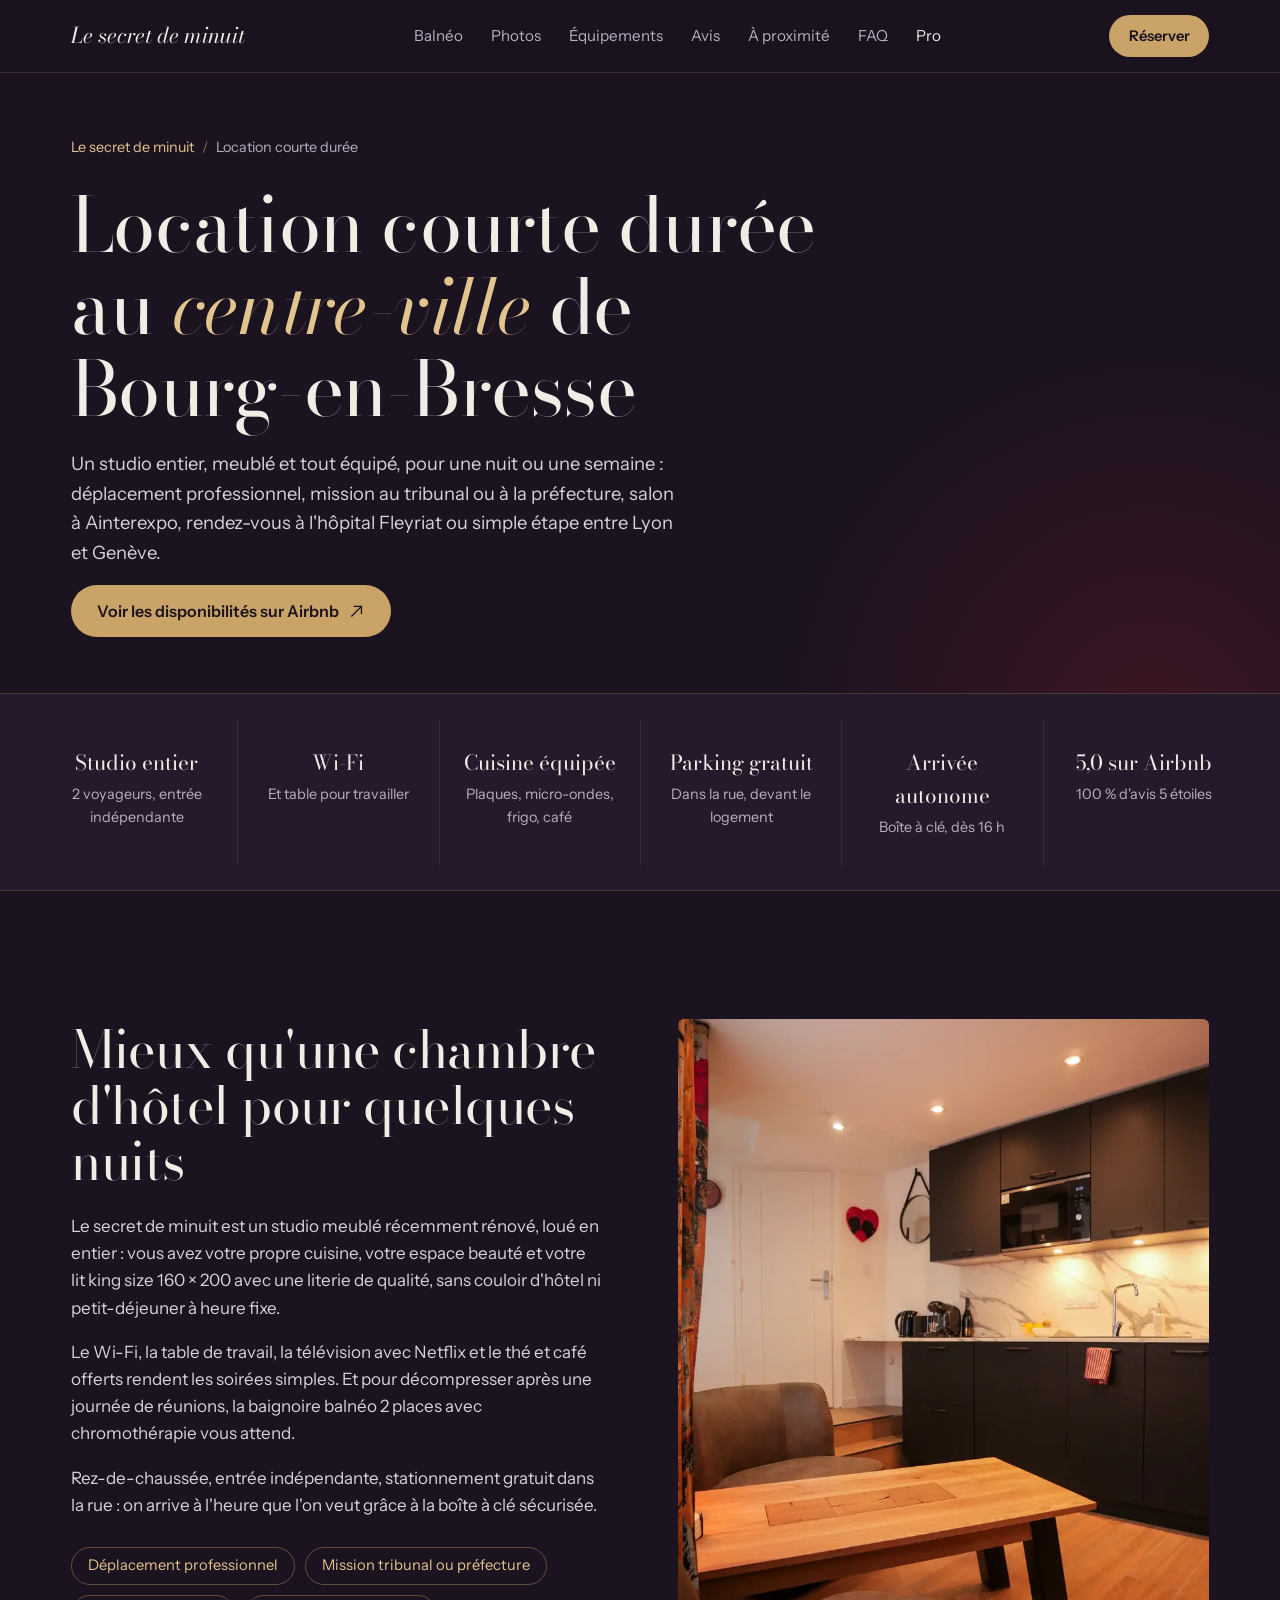
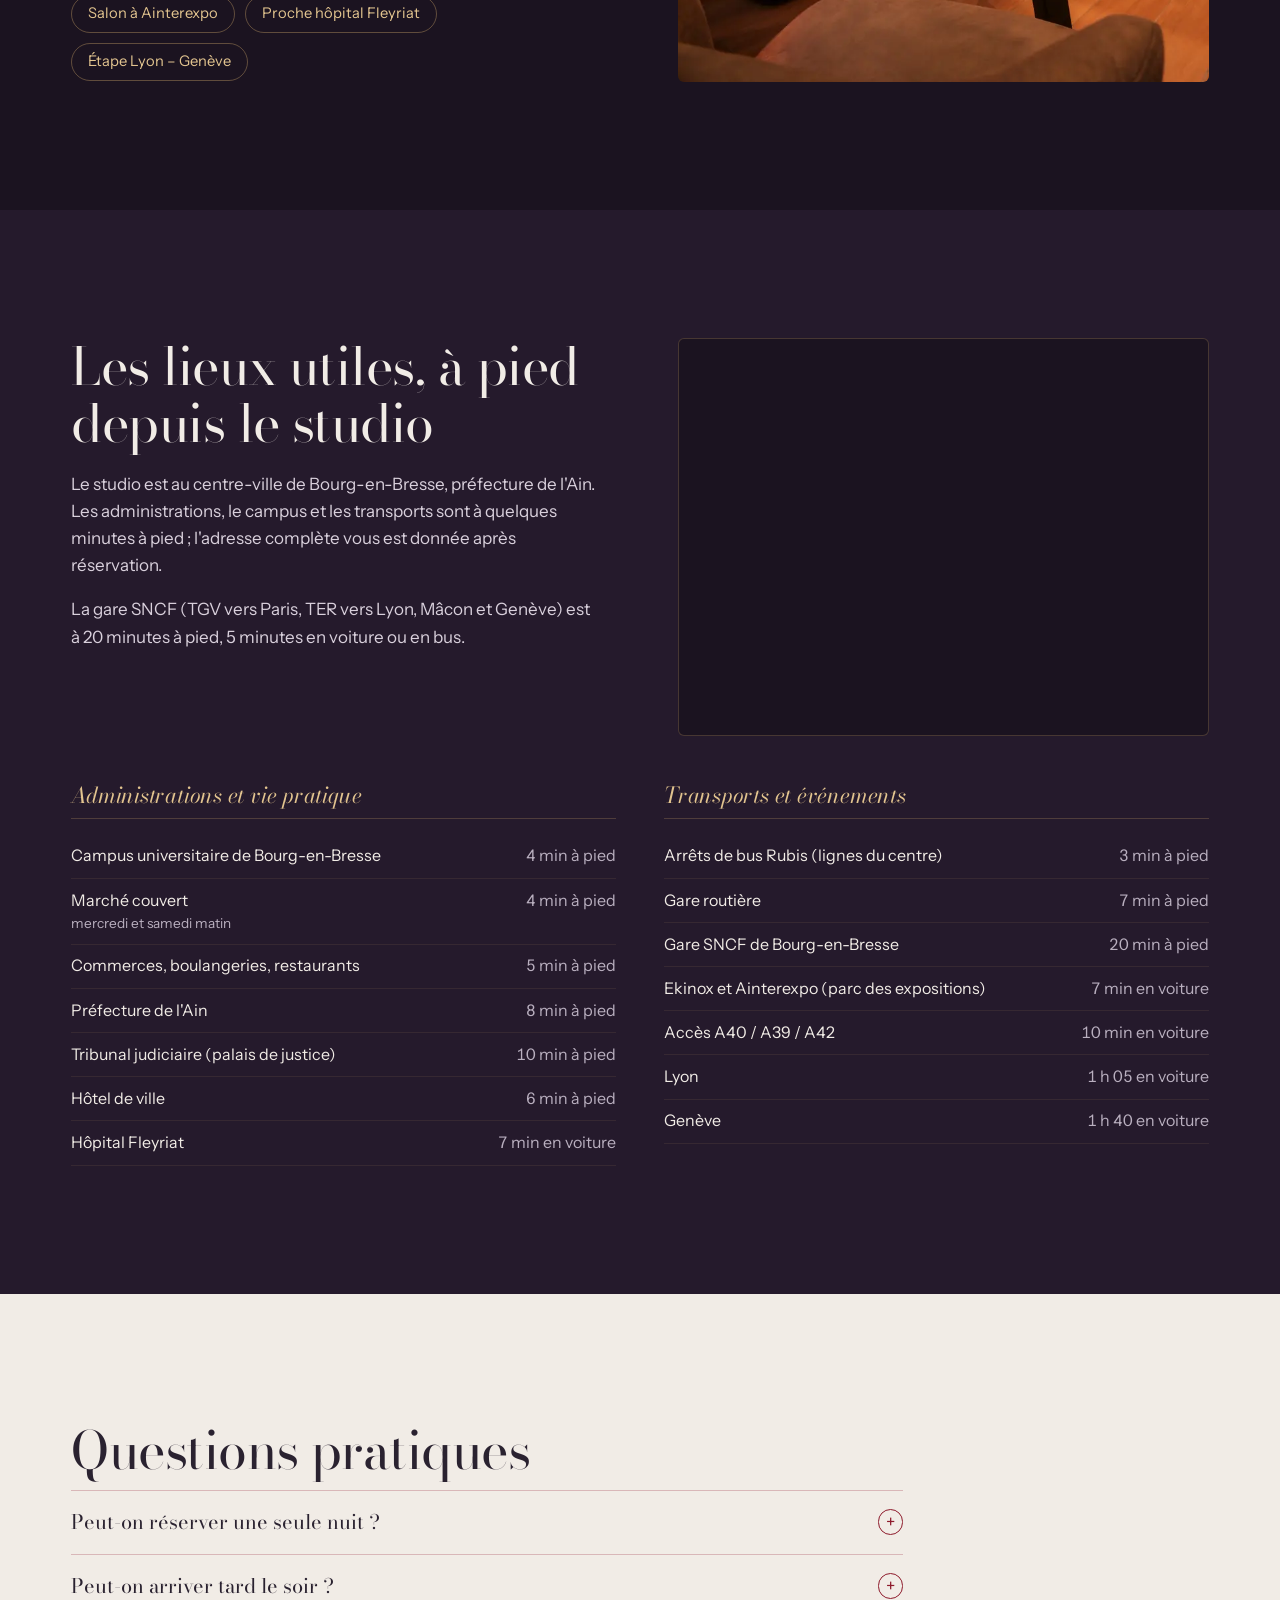
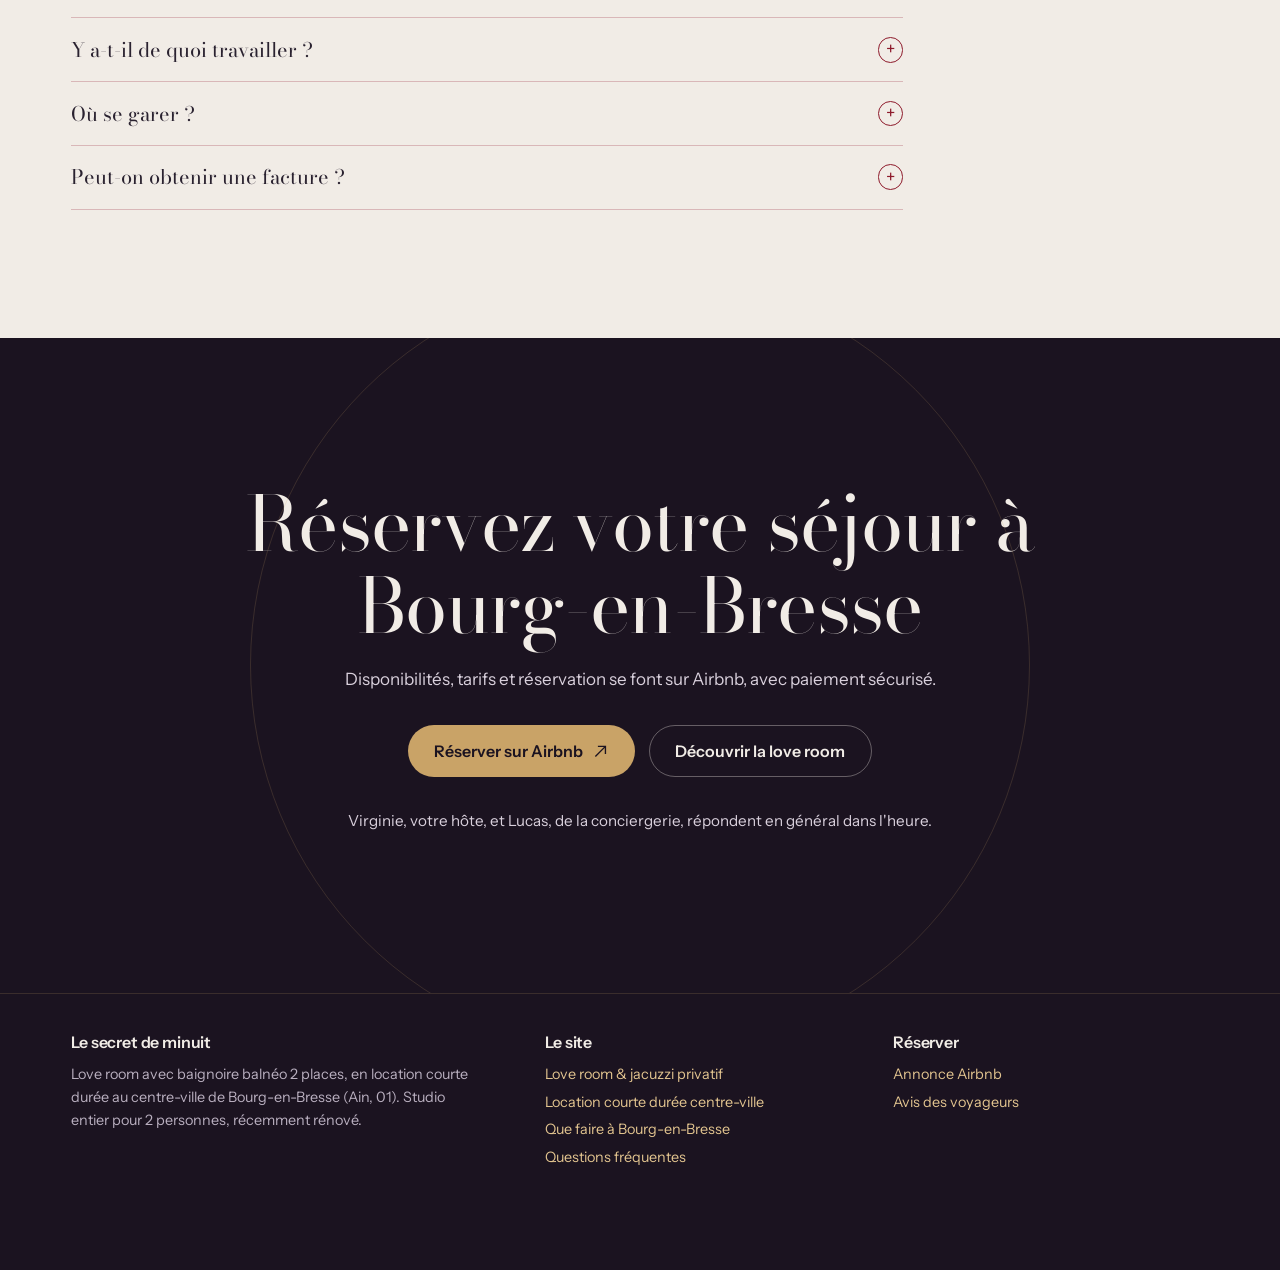
<file: location-courte-duree-bourg-en-bresse.html>
<!DOCTYPE html>
<html lang="fr">
<head>
<meta charset="utf-8">
<meta name="viewport" content="width=device-width, initial-scale=1">
<title>Location courte durée Bourg-en-Bresse centre | Studio équipé</title>
<meta name="description" content="Studio meublé en location courte durée au centre-ville de Bourg-en-Bresse : Wi-Fi, cuisine équipée, parking gratuit, arrivée autonome. Tribunal, campus à pied.">
<meta name="theme-color" content="#1B1320">
<link rel="canonical" href="https://tchoppal.github.io/le-secret-de-minuit/location-courte-duree-bourg-en-bresse.html">
<meta property="og:type" content="website">
<meta property="og:locale" content="fr_FR">
<meta property="og:site_name" content="Le secret de minuit">
<meta property="og:title" content="Location courte durée au centre-ville de Bourg-en-Bresse · Le secret de minuit">
<meta property="og:description" content="Studio entier, tout équipé, pour un déplacement professionnel ou un séjour à Bourg-en-Bresse. Parking gratuit, arrivée autonome. Réservation sur Airbnb.">
<meta property="og:image" content="https://tchoppal.github.io/le-secret-de-minuit/img/og.jpg">
<meta property="og:url" content="https://tchoppal.github.io/le-secret-de-minuit/location-courte-duree-bourg-en-bresse.html">
<meta name="twitter:card" content="summary_large_image">
<link rel="icon" href="favicon.svg" type="image/svg+xml">
<link rel="preconnect" href="https://fonts.googleapis.com">
<link rel="preconnect" href="https://fonts.gstatic.com" crossorigin>
<link href="https://fonts.googleapis.com/css2?family=Bodoni+Moda:ital,opsz,wght@0,6..96,400..700;1,6..96,400..600&family=Instrument+Sans:wght@400;500;600&display=swap" rel="stylesheet">
<link rel="stylesheet" href="css/site.css">
<script type="application/ld+json">
{
  "@context": "https://schema.org",
  "@graph": [
    {
      "@type": "BreadcrumbList",
      "itemListElement": [
        {"@type": "ListItem", "position": 1, "name": "Le secret de minuit", "item": "https://tchoppal.github.io/le-secret-de-minuit/"},
        {"@type": "ListItem", "position": 2, "name": "Location courte durée à Bourg-en-Bresse", "item": "https://tchoppal.github.io/le-secret-de-minuit/location-courte-duree-bourg-en-bresse.html"}
      ]
    },
    {
      "@type": "WebPage",
      "name": "Location courte durée au centre-ville de Bourg-en-Bresse",
      "url": "https://tchoppal.github.io/le-secret-de-minuit/location-courte-duree-bourg-en-bresse.html",
      "inLanguage": "fr-FR",
      "about": {"@id": "https://tchoppal.github.io/le-secret-de-minuit/#logement"},
      "isPartOf": {"@id": "https://tchoppal.github.io/le-secret-de-minuit/#site"}
    }
  ]
}
</script>
</head>
<body>
<a class="skip" href="#contenu">Aller au contenu</a>

<header class="nav toujours" id="nav">
  <div class="wrap">
    <a class="marque" href="./">Le secret de minuit</a>
    <nav aria-label="Navigation principale">
      <ul>
        <li><a href="./#balneo">Balnéo</a></li>
        <li><a href="./#photos">Photos</a></li>
        <li><a href="./#equipements">Équipements</a></li>
        <li><a href="./#avis">Avis</a></li>
        <li><a href="a-proximite-bourg-en-bresse.html">À proximité</a></li>
        <li><a href="./#faq">FAQ</a></li>
        <li><a href="location-courte-duree-bourg-en-bresse.html" aria-current="page">Pro</a></li>
      </ul>
    </nav>
    <a class="btn btn-or" href="https://www.airbnb.fr/rooms/1781745830203562337" target="_blank" rel="noopener">Réserver</a>
  </div>
</header>

<main id="contenu">
  <header class="tete-page">
    <div class="wrap">
      <ol class="fil" aria-label="Fil d'Ariane">
        <li><a href="./">Le secret de minuit</a></li>
        <li>Location courte durée</li>
      </ol>
      <h1>Location courte durée au <em>centre-ville</em> de Bourg-en-Bresse</h1>
      <p class="intro">Un studio entier, meublé et tout équipé, pour une nuit ou une semaine : déplacement professionnel, mission au tribunal ou à la préfecture, salon à Ainterexpo, rendez-vous à l'hôpital Fleyriat ou simple étape entre Lyon et Genève.</p>
      <div class="actions">
        <a class="btn btn-or" href="https://www.airbnb.fr/rooms/1781745830203562337" target="_blank" rel="noopener">
          Voir les disponibilités sur Airbnb
          <svg viewBox="0 0 20 20" fill="none" stroke="currentColor" stroke-width="1.6" aria-hidden="true"><path d="M7 4h9v9M16 4 4 16"/></svg>
        </a>
      </div>
    </div>
  </header>

  <div class="cles" aria-label="Le logement en bref">
    <div class="wrap">
      <dl>
        <div><dt>Studio entier</dt><dd>2 voyageurs, entrée indépendante</dd></div>
        <div><dt>Wi-Fi</dt><dd>Et table pour travailler</dd></div>
        <div><dt>Cuisine équipée</dt><dd>Plaques, micro-ondes, frigo, café</dd></div>
        <div><dt>Parking gratuit</dt><dd>Dans la rue, devant le logement</dd></div>
        <div><dt>Arrivée autonome</dt><dd>Boîte à clé, dès 16 h</dd></div>
        <div><dt>5,0 sur Airbnb</dt><dd>100 % d'avis 5 étoiles</dd></div>
      </dl>
    </div>
  </div>

  <section class="bloc">
    <div class="wrap deux">
      <div>
        <h2>Mieux qu'une chambre d'hôtel pour quelques nuits</h2>
        <p>Le secret de minuit est un studio meublé récemment rénové, loué en entier : vous avez votre propre cuisine, votre espace beauté et votre lit king size 160 × 200 avec une literie de qualité, sans couloir d'hôtel ni petit-déjeuner à heure fixe.</p>
        <p>Le Wi-Fi, la table de travail, la télévision avec Netflix et le thé et café offerts rendent les soirées simples. Et pour décompresser après une journée de réunions, la baignoire balnéo 2 places avec chromothérapie vous attend.</p>
        <p>Rez-de-chaussée, entrée indépendante, stationnement gratuit dans la rue : on arrive à l'heure que l'on veut grâce à la boîte à clé sécurisée.</p>
        <ul class="ideal" aria-label="Idéal pour">
          <li>Déplacement professionnel</li>
          <li>Mission tribunal ou préfecture</li>
          <li>Salon à Ainterexpo</li>
          <li>Proche hôpital Fleyriat</li>
          <li>Étape Lyon – Genève</li>
        </ul>
      </div>
      <figure>
        <img src="img/studio-salon-coin-repas-800.webp" srcset="img/studio-salon-coin-repas-800.webp 800w, img/studio-salon-coin-repas-1600.webp 1600w" sizes="(max-width: 900px) 90vw, 45vw" width="800" height="1067" loading="lazy" alt="Coin repas et cuisine équipée du studio en location courte durée à Bourg-en-Bresse">
      </figure>
    </div>
  </section>

  <section class="bloc proximite">
    <div class="wrap">
      <div class="intro-prox">
        <div>
          <h2>Les lieux utiles, à pied depuis le studio</h2>
          <p>Le studio est au centre-ville de Bourg-en-Bresse, préfecture de l'Ain. Les administrations, le campus et les transports sont à quelques minutes à pied ; l'adresse complète vous est donnée après réservation.</p>
          <p>La gare SNCF (TGV vers Paris, TER vers Lyon, Mâcon et Genève) est à 20 minutes à pied, 5 minutes en voiture ou en bus.</p>
        </div>
        <div class="carte">
          <iframe title="Carte du centre de Bourg-en-Bresse" loading="lazy" referrerpolicy="no-referrer-when-downgrade" src="https://www.google.com/maps?q=Bourg-en-Bresse%2001000&z=14&output=embed"></iframe>
        </div>
      </div>
      <div class="temps">
        <div>
          <h3>Administrations et vie pratique</h3>
          <ul>
            <li><span>Campus universitaire de Bourg-en-Bresse</span><span>4 min à pied</span></li>
            <li><span>Marché couvert<small>mercredi et samedi matin</small></span><span>4 min à pied</span></li>
            <li><span>Commerces, boulangeries, restaurants</span><span>5 min à pied</span></li>
            <li><span>Préfecture de l'Ain</span><span>8 min à pied</span></li>
            <li><span>Tribunal judiciaire (palais de justice)</span><span>10 min à pied</span></li>
            <li><span>Hôtel de ville</span><span>6 min à pied</span></li>
            <li><span>Hôpital Fleyriat</span><span>7 min en voiture</span></li>
          </ul>
        </div>
        <div>
          <h3>Transports et événements</h3>
          <ul>
            <li><span>Arrêts de bus Rubis (lignes du centre)</span><span>3 min à pied</span></li>
            <li><span>Gare routière</span><span>7 min à pied</span></li>
            <li><span>Gare SNCF de Bourg-en-Bresse</span><span>20 min à pied</span></li>
            <li><span>Ekinox et Ainterexpo (parc des expositions)</span><span>7 min en voiture</span></li>
            <li><span>Accès A40 / A39 / A42</span><span>10 min en voiture</span></li>
            <li><span>Lyon</span><span>1 h 05 en voiture</span></li>
            <li><span>Genève</span><span>1 h 40 en voiture</span></li>
          </ul>
        </div>
      </div>
    </div>
  </section>

  <section class="bloc faq">
    <div class="wrap">
      <h2>Questions pratiques</h2>
      <div class="liste">
        <details>
          <summary>Peut-on réserver une seule nuit ?</summary>
          <p>Oui, le studio se loue à la nuit. Les disponibilités et le tarif s'affichent sur Airbnb dès que vous indiquez vos dates.</p>
        </details>
        <details>
          <summary>Peut-on arriver tard le soir ?</summary>
          <p>Oui. L'arrivée se fait en autonomie avec une boîte à clé sécurisée, à partir de 16 h. Une arrivée tardive est possible, prévenez-nous simplement.</p>
        </details>
        <details>
          <summary>Y a-t-il de quoi travailler ?</summary>
          <p>Le studio dispose du Wi-Fi et d'une table pour poser un ordinateur. Le campus et les administrations du centre sont à moins de 10 minutes à pied.</p>
        </details>
        <details>
          <summary>Où se garer ?</summary>
          <p>Le stationnement est gratuit dans la rue, devant le logement. Pas de parking payant à prévoir.</p>
        </details>
        <details>
          <summary>Peut-on obtenir une facture ?</summary>
          <p>Airbnb fournit un reçu de réservation téléchargeable depuis votre compte, utilisable pour une note de frais.</p>
        </details>
      </div>
    </div>
  </section>

  <section class="final" aria-labelledby="t-final">
    <div class="wrap">
      <h2 id="t-final">Réservez votre séjour à <span class="nw">Bourg-en-Bresse</span></h2>
      <p>Disponibilités, tarifs et réservation se font sur Airbnb, avec paiement sécurisé.</p>
      <div class="actions">
        <a class="btn btn-or" href="https://www.airbnb.fr/rooms/1781745830203562337" target="_blank" rel="noopener">
          Réserver sur Airbnb
          <svg viewBox="0 0 20 20" fill="none" stroke="currentColor" stroke-width="1.6" aria-hidden="true"><path d="M7 4h9v9M16 4 4 16"/></svg>
        </a>
        <a class="btn btn-ligne" href="./">Découvrir la love room</a>
      </div>
      <p class="hotes">Virginie, votre hôte, et Lucas, de la conciergerie, répondent en général dans l'heure.</p>
    </div>
  </section>
</main>

<footer class="pied">
  <div class="wrap">
    <div>
      <h3>Le secret de minuit</h3>
      <p>Love room avec baignoire balnéo 2 places, en location courte durée au centre-ville de Bourg-en-Bresse (Ain, 01). Studio entier pour 2 personnes, récemment rénové.</p>
    </div>
    <div>
      <h3>Le site</h3>
      <ul>
        <li><a href="./">Love room &amp; jacuzzi privatif</a></li>
        <li><a href="location-courte-duree-bourg-en-bresse.html">Location courte durée centre-ville</a></li>
        <li><a href="a-proximite-bourg-en-bresse.html">Que faire à Bourg-en-Bresse</a></li>
        <li><a href="./#faq">Questions fréquentes</a></li>
      </ul>
    </div>
    <div>
      <h3>Réserver</h3>
      <ul>
        <li><a href="https://www.airbnb.fr/rooms/1781745830203562337" target="_blank" rel="noopener">Annonce Airbnb</a></li>
        <li><a href="https://www.airbnb.fr/rooms/1781745830203562337/reviews" target="_blank" rel="noopener">Avis des voyageurs</a></li>
      </ul>
    </div>
  </div>
</footer>

<div class="barre" id="barre" aria-hidden="true">
  <span><strong>Le secret de minuit</strong>5,0 sur Airbnb</span>
  <a class="btn btn-or" href="https://www.airbnb.fr/rooms/1781745830203562337" target="_blank" rel="noopener" tabindex="-1">Réserver</a>
</div>

<script src="js/site.js" defer></script>
</body>
</html>
</file>
<file: css/site.css>
:root{
  --nuit:#1B1320;
  --nuit-2:#251A2C;
  --velours:#8E1B2C;
  --veine:#C9A367;
  --veine-clair:#E2C48F;
  --marbre:#F1ECE6;
  --encre:#2A2230;
  --gris:#B9AFBF;
  --display:"Bodoni Moda","Didot",Georgia,serif;
  --texte:"Instrument Sans",system-ui,-apple-system,"Segoe UI",sans-serif;
  --mesure:62ch;
  --pad:clamp(1.25rem,4vw,3.5rem);
}
*,*::before,*::after{box-sizing:border-box}
html{scroll-behavior:smooth;-webkit-text-size-adjust:100%}
body{margin:0;background:var(--nuit);color:var(--marbre);font-family:var(--texte);font-size:1.0625rem;line-height:1.6;-webkit-font-smoothing:antialiased}
img{display:block;max-width:100%;height:auto}
a{color:inherit}
:focus-visible{outline:2px solid var(--veine-clair);outline-offset:3px;border-radius:2px}
.wrap{width:min(1240px,100%);margin-inline:auto;padding-inline:var(--pad)}
h1,h2,h3{font-family:var(--display);font-weight:400;line-height:1.08;margin:0;letter-spacing:-.01em}
h2{font-size:clamp(2rem,4.2vw,3.25rem)}
h3{font-size:1.375rem;font-style:italic}
p{margin:0 0 1em;max-width:var(--mesure)}
.nw{white-space:nowrap}
.skip{position:absolute;left:-999px}
.skip:focus{left:1rem;top:1rem;background:var(--veine);color:var(--nuit);padding:.5rem 1rem;z-index:99}

/* Boutons */
.btn{display:inline-flex;align-items:center;justify-content:center;gap:.6em;min-height:3.25rem;padding:.9rem 1.6rem;border-radius:999px;font:600 1rem/1 var(--texte);text-decoration:none;transition:background-color .2s,color .2s,border-color .2s}
.btn-or{background:var(--veine);color:var(--nuit)}
.btn-or:hover{background:var(--veine-clair)}
.btn-ligne{border:1px solid rgba(241,236,230,.35);color:var(--marbre)}
.btn-ligne:hover{border-color:var(--veine);color:var(--veine-clair)}
.btn svg{width:1.05em;height:1.05em;flex:none}
.actions{display:flex;flex-wrap:wrap;gap:.9rem;align-items:center}

/* Navigation */
.nav{position:fixed;inset:0 0 auto;z-index:20;transition:background-color .3s,box-shadow .3s}
.nav.solide,.nav.toujours{background:rgba(27,19,32,.92);backdrop-filter:blur(10px);-webkit-backdrop-filter:blur(10px);box-shadow:0 1px 0 rgba(201,163,103,.18)}
.nav .wrap{display:flex;align-items:center;justify-content:space-between;height:4.5rem;gap:1.5rem}
.marque{font-family:var(--display);font-style:italic;font-size:1.35rem;text-decoration:none;white-space:nowrap}
.nav ul{display:flex;gap:1.75rem;list-style:none;margin:0 0 0 auto;padding:0}
.nav ul a{text-decoration:none;font-size:.95rem;color:var(--gris)}
.nav ul a:hover,.nav ul a[aria-current]{color:var(--marbre)}
.nav .btn{min-height:2.6rem;padding:.6rem 1.2rem;font-size:.92rem}

/* Hero accueil */
.hero{min-height:100svh;display:grid;align-items:center;padding:7rem 0 4rem;position:relative;overflow:hidden}
.hero::before{content:"";position:absolute;inset:auto -20% -40% auto;width:70vw;height:70vw;background:radial-gradient(closest-side,rgba(142,27,44,.35),transparent);pointer-events:none}
.hero .wrap{display:grid;grid-template-columns:1.05fr .95fr;gap:clamp(2rem,6vw,6rem);align-items:center;position:relative}
.lieu{color:var(--veine);font-size:1rem;margin-bottom:1.5rem}
.hero h1{font-size:clamp(3rem,7.2vw,6.6rem);line-height:.95;margin-bottom:2rem}
.hero h1 span{display:block;white-space:nowrap}
.hero h1 span:last-child{font-style:italic;padding-left:.55em;color:var(--veine-clair)}
.hero p.intro{font-size:1.15rem;color:#D9D0DC;max-width:34rem;margin-bottom:2.25rem}
.note{display:flex;align-items:center;gap:.6rem;margin-top:2.25rem;color:var(--gris);font-size:.95rem}
.note strong{color:var(--marbre);font-weight:600}
.etoiles{color:var(--veine);letter-spacing:.12em}
.arche{position:relative;aspect-ratio:3/4;border-radius:999px 999px 6px 6px;overflow:hidden;box-shadow:0 0 0 1px rgba(201,163,103,.45),0 0 0 14px var(--nuit),0 0 0 15px rgba(201,163,103,.25);max-height:78svh;justify-self:end;width:100%;max-width:520px}
.arche img{width:100%;height:100%;object-fit:cover;object-position:50% 40%}
.arche figcaption{position:absolute;left:50%;bottom:1.25rem;transform:translateX(-50%);background:rgba(27,19,32,.78);backdrop-filter:blur(6px);-webkit-backdrop-filter:blur(6px);padding:.45rem 1rem;border-radius:999px;font-size:.85rem;white-space:nowrap}
@media (prefers-reduced-motion:no-preference){
  .arche img{animation:devoile 1.6s cubic-bezier(.7,0,.2,1) .15s both}
  .hero-texte>*{animation:monte .9s ease-out both}
  .hero-texte>*:nth-child(2){animation-delay:.25s}
  .hero-texte>*:nth-child(3){animation-delay:.45s}
  .hero-texte>*:nth-child(4){animation-delay:.6s}
  .hero-texte>*:nth-child(5){animation-delay:.75s}
}
@keyframes devoile{from{clip-path:inset(100% 0 0 0);transform:scale(1.12)}to{clip-path:inset(0 0 0 0);transform:scale(1)}}
@keyframes monte{from{opacity:0;transform:translateY(14px)}to{opacity:1;transform:none}}

/* En-tête des pages intérieures */
.tete-page{padding:8.5rem 0 3.5rem;position:relative;overflow:hidden}
.tete-page::before{content:"";position:absolute;inset:auto -20% -60% auto;width:60vw;height:60vw;background:radial-gradient(closest-side,rgba(142,27,44,.28),transparent);pointer-events:none}
.tete-page .wrap{position:relative}
.tete-page h1{font-size:clamp(2.6rem,6vw,4.75rem);max-width:16ch;margin-bottom:1.25rem}
.tete-page h1 em{font-style:italic;color:var(--veine-clair)}
.tete-page p.intro{font-size:1.15rem;color:#D9D0DC;max-width:38rem}
.fil{list-style:none;margin:0 0 1.5rem;padding:0;display:flex;flex-wrap:wrap;gap:.5rem;font-size:.9rem;color:var(--gris)}
.fil li+li::before{content:"/";margin-right:.5rem;color:rgba(201,163,103,.6)}
.fil a{color:var(--veine-clair);text-decoration:none}
.fil a:hover{text-decoration:underline}

/* Points clés */
.cles{border-block:1px solid rgba(201,163,103,.22);background:var(--nuit-2)}
.cles dl{display:grid;grid-template-columns:repeat(6,1fr);margin:0;padding:0}
.cles div{padding:1.6rem 1rem;text-align:center;border-left:1px solid rgba(201,163,103,.14)}
.cles div:first-child{border-left:0}
.cles dt{font-family:var(--display);font-size:1.3rem;color:var(--marbre)}
.cles dd{margin:.25rem 0 0;color:var(--gris);font-size:.9rem}

/* Sections */
section{scroll-margin-top:4.5rem}
.bloc{padding:clamp(4.5rem,10vw,8rem) 0}
.bloc-serre{padding:clamp(3rem,7vw,5.5rem) 0}
.deux{display:grid;grid-template-columns:1fr 1fr;gap:clamp(2rem,6vw,6rem);align-items:center}
.deux h2{margin-bottom:1.5rem}
.deux p{color:#D9D0DC}
.deux figure{margin:0;border-radius:6px;overflow:hidden}
.deux figure img{aspect-ratio:4/5;object-fit:cover;width:100%}
.deux figure.paysage img{aspect-ratio:4/3}
.ideal{display:flex;flex-wrap:wrap;gap:.6rem;list-style:none;padding:0;margin:1.75rem 0 0}
.ideal li{border:1px solid rgba(201,163,103,.4);color:var(--veine-clair);border-radius:999px;padding:.4rem 1rem;font-size:.92rem}
.lien{display:inline-block;margin-top:1.25rem;color:var(--veine-clair);text-underline-offset:4px}
.chapo{color:var(--gris);margin-bottom:2.5rem}

/* Galerie */
.galerie h2{margin-bottom:.75rem}
.mosaique{display:grid;grid-template-columns:repeat(12,1fr);grid-auto-rows:clamp(110px,14vw,190px);gap:.75rem}
.mosaique button{all:unset;display:block;cursor:zoom-in;position:relative;overflow:hidden;border-radius:4px;background:var(--nuit-2)}
.mosaique button:focus-visible{outline:2px solid var(--veine-clair);outline-offset:3px}
.mosaique img{width:100%;height:100%;object-fit:cover;transition:transform .6s ease}
.mosaique button:hover img{transform:scale(1.035)}
.mosaique .m1{grid-column:1/8;grid-row:1/span 4}
.mosaique .m2{grid-column:8/13;grid-row:1/span 2}
.mosaique .m3{grid-column:8/13;grid-row:3/span 2}
.mosaique .m4{grid-column:1/4;grid-row:5/span 2}
.mosaique .m5{grid-column:4/7;grid-row:5/span 2}
.mosaique .m6{grid-column:7/10;grid-row:5/span 2}
.mosaique .m7{grid-column:10/13;grid-row:5/span 2}
.mosaique .m8{grid-column:1/5;grid-row:7/span 2}
.mosaique .m9{grid-column:5/9;grid-row:7/span 2}
.mosaique .m10{grid-column:9/13;grid-row:7/span 2}
.galerie .actions{margin-top:2.5rem}

/* Balnéo */
.balneo{background:linear-gradient(180deg,var(--nuit) 0%,#2A1420 50%,var(--nuit) 100%)}
.balneo .deux{align-items:stretch}
.balneo figure img{aspect-ratio:3/4;height:100%}
.balneo h2{max-width:14ch}
.atouts{list-style:none;margin:1.75rem 0 0;padding:0;display:grid;gap:1rem}
.atouts li{padding-left:1.4rem;position:relative;color:#E4DCE6}
.atouts li::before{content:"";position:absolute;left:0;top:.75em;width:.6rem;height:1px;background:var(--veine)}
.atouts strong{color:var(--marbre);font-weight:600}

/* Équipements, section claire */
.equip{background:var(--marbre);color:var(--encre)}
.equip h2{margin-bottom:.75rem}
.equip .chapo{color:#5D5363}
.equip .grille{display:grid;grid-template-columns:repeat(auto-fit,minmax(180px,1fr));gap:2.5rem}
.equip h3{color:var(--velours);margin-bottom:.9rem;padding-bottom:.6rem;border-bottom:1px solid rgba(142,27,44,.25)}
.equip ul{list-style:none;margin:0;padding:0}
.equip li{padding:.32rem 0 .32rem 1.25rem;position:relative;font-size:1rem}
.equip li::before{content:"";position:absolute;left:0;top:.95em;width:.45rem;height:1px;background:var(--veine)}
.equip p{color:#5D5363}
.equip .services{margin-top:3rem;padding-top:2.5rem;border-top:1px solid rgba(142,27,44,.2);display:grid;grid-template-columns:1fr 1.4fr;gap:2rem 4rem;align-items:start}
.equip .services h3{border:0;padding:0;margin:0;font-size:1.6rem}

/* Avis */
.avis .tete{display:grid;grid-template-columns:auto 1fr;gap:clamp(2rem,6vw,5rem);align-items:end;margin-bottom:3.5rem}
.score{font-family:var(--display);font-size:clamp(5rem,12vw,9rem);line-height:.8;color:var(--veine-clair)}
.score small{display:block;font-family:var(--texte);font-size:1rem;color:var(--gris);margin-top:1rem;line-height:1.4}
.criteres{display:grid;grid-template-columns:repeat(3,1fr);gap:1rem 2rem;margin:0}
.criteres div{display:flex;justify-content:space-between;border-bottom:1px solid rgba(201,163,103,.2);padding-bottom:.5rem}
.criteres dt{color:var(--gris)}
.criteres dd{margin:0;font-weight:600}
.citations{display:grid;grid-template-columns:repeat(3,1fr);gap:clamp(1.5rem,3vw,3rem)}
blockquote{margin:0;padding-top:1.5rem;border-top:1px solid var(--veine)}
blockquote p{font-family:var(--display);font-style:italic;font-size:1.35rem;line-height:1.35;margin-bottom:1rem}
blockquote footer{color:var(--gris);font-size:.92rem}

/* À proximité */
.proximite{background:var(--nuit-2)}
.proximite .intro-prox{display:grid;grid-template-columns:1fr 1fr;gap:clamp(2rem,6vw,5rem);align-items:start;margin-bottom:3rem}
.proximite h2{margin-bottom:1.25rem}
.proximite p{color:#D9D0DC}
.pratique{display:grid;grid-template-columns:1fr 1fr;gap:1.25rem 2rem;margin:2rem 0 0}
.pratique dt{color:var(--veine);font-size:.92rem}
.pratique dd{margin:.15rem 0 0}
.carte{border-radius:6px;overflow:hidden;aspect-ratio:4/3;border:1px solid rgba(201,163,103,.25);background:var(--nuit)}
.carte iframe{width:100%;height:100%;border:0;filter:grayscale(.35) contrast(1.05)}
.temps{display:grid;grid-template-columns:repeat(auto-fit,minmax(280px,1fr));gap:2.5rem 3rem}
.temps h3{color:var(--veine-clair);margin-bottom:1rem;padding-bottom:.6rem;border-bottom:1px solid rgba(201,163,103,.25)}
.temps ul{list-style:none;margin:0;padding:0}
.temps li{display:flex;justify-content:space-between;gap:1rem;padding:.55rem 0;border-bottom:1px solid rgba(201,163,103,.1);font-size:1rem}
.temps li span:last-child{color:var(--gris);white-space:nowrap;font-variant-numeric:tabular-nums}
.temps li small{display:block;color:var(--gris);font-size:.85rem}

/* Guide (page à proximité) */
.guide article{display:grid;grid-template-columns:1fr 1fr;gap:clamp(2rem,6vw,5rem);align-items:center;padding:clamp(2.5rem,6vw,4.5rem) 0;border-top:1px solid rgba(201,163,103,.18)}
.guide article:first-of-type{border-top:0;padding-top:0}
.guide article:nth-of-type(even) .texte{order:2}
.guide h2{font-size:clamp(1.8rem,3.4vw,2.6rem);margin-bottom:1rem}
.guide p{color:#D9D0DC}
.guide .temps-ligne{color:var(--veine);font-size:.95rem;margin-bottom:.75rem}
.guide .cadre{border:1px solid rgba(201,163,103,.3);border-radius:6px;aspect-ratio:4/3;display:grid;place-items:center;text-align:center;padding:2rem;color:var(--gris);background:linear-gradient(135deg,rgba(142,27,44,.18),transparent)}
.guide .cadre strong{font-family:var(--display);font-style:italic;font-weight:400;font-size:1.6rem;color:var(--veine-clair);display:block;margin-bottom:.5rem}
.guide .cadre img{width:100%;height:100%;object-fit:cover;border-radius:6px}

/* FAQ */
.faq{background:var(--marbre);color:var(--encre)}
.faq h2{margin-bottom:.75rem}
.faq .chapo{color:#5D5363}
.faq .liste{max-width:52rem}
.faq details{border-top:1px solid rgba(142,27,44,.25)}
.faq details:last-child{border-bottom:1px solid rgba(142,27,44,.25)}
.faq summary{cursor:pointer;list-style:none;display:flex;justify-content:space-between;gap:1.5rem;align-items:center;padding:1.15rem 0;font-family:var(--display);font-size:1.25rem;line-height:1.3}
.faq summary::-webkit-details-marker{display:none}
.faq summary::after{content:"+";flex:none;width:1.6rem;height:1.6rem;border:1px solid var(--velours);border-radius:50%;display:grid;place-items:center;color:var(--velours);font-family:var(--texte);font-size:1.1rem;transition:transform .25s}
.faq details[open] summary::after{transform:rotate(45deg)}
.faq details p{color:#3E3444;padding-bottom:1.25rem;max-width:60ch}
.faq details a{color:var(--velours)}

/* Appel final */
.final{text-align:center;padding:clamp(5rem,12vw,9rem) 0;position:relative;overflow:hidden}
.final::before{content:"";position:absolute;left:50%;top:50%;width:min(780px,120vw);aspect-ratio:1;transform:translate(-50%,-50%);border:1px solid rgba(201,163,103,.18);border-radius:50%;pointer-events:none}
.final h2{font-size:clamp(2.6rem,6vw,4.75rem);margin-bottom:1.25rem}
.final p{margin-inline:auto;color:#D9D0DC}
.final .actions{justify-content:center;margin-top:2rem}
.hotes{margin-top:2rem;color:var(--gris);font-size:.95rem}

footer.pied{border-top:1px solid rgba(201,163,103,.18);padding:2.5rem 0 6rem;color:var(--gris);font-size:.9rem}
footer.pied .wrap{display:grid;grid-template-columns:1.4fr 1fr 1fr;gap:2rem}
footer.pied h3{font-size:1rem;font-style:normal;color:var(--marbre);margin-bottom:.75rem;font-family:var(--texte);font-weight:600}
footer.pied ul{list-style:none;margin:0;padding:0}
footer.pied li{margin:.3rem 0}
footer.pied a{color:var(--veine-clair);text-decoration:none}
footer.pied a:hover{text-decoration:underline}
footer.pied p{max-width:40ch}

/* Barre mobile */
.barre{display:none}

/* Visionneuse */
dialog.vue{border:0;padding:0;background:transparent;max-width:100vw;max-height:100vh;width:100vw;height:100vh;color:var(--marbre)}
dialog.vue::backdrop{background:rgba(15,10,18,.94)}
.vue figure{margin:0;height:100%;display:grid;place-items:center;padding:4rem 4.5rem}
.vue img{max-height:calc(100vh - 8rem);width:auto;max-width:100%;border-radius:4px}
.vue figcaption{position:absolute;bottom:1.25rem;left:0;right:0;text-align:center;color:var(--gris);font-size:.95rem}
.vue button{position:absolute;background:rgba(241,236,230,.08);border:1px solid rgba(241,236,230,.2);color:var(--marbre);width:3rem;height:3rem;border-radius:50%;cursor:pointer;display:grid;place-items:center}
.vue button:hover{border-color:var(--veine)}
.vue .fermer{top:1rem;right:1rem}
.vue .prec{left:1rem;top:50%;transform:translateY(-50%)}
.vue .suiv{right:1rem;top:50%;transform:translateY(-50%)}
.vue svg{width:1.2rem;height:1.2rem}

/* Responsive */
@media (max-width:1024px){
  .cles dl{grid-template-columns:repeat(3,1fr)}
  .cles div:nth-child(4){border-left:0}
  .cles div:nth-child(n+4){border-top:1px solid rgba(201,163,103,.14)}
  .criteres{grid-template-columns:repeat(2,1fr)}
  .nav ul{gap:1.2rem}
}
@media (max-width:900px){
  .nav ul{display:none}
  .hero{padding-top:6rem}
  .hero .wrap,.deux,.proximite .intro-prox,.equip .services,.guide article{grid-template-columns:1fr}
  .guide article:nth-of-type(even) .texte{order:0}
  .arche{justify-self:center;max-width:420px;max-height:none;order:-1;aspect-ratio:4/5}
  .hero h1 span:last-child{padding-left:0}
  .deux figure img{aspect-ratio:4/3}
  .balneo figure img{aspect-ratio:4/5;height:auto}
  .mosaique{grid-template-columns:repeat(2,1fr);grid-auto-rows:42vw}
  .mosaique button{grid-column:auto !important;grid-row:auto !important}
  .mosaique .m1{grid-column:1/-1 !important}
  .avis .tete{grid-template-columns:1fr}
  .citations{grid-template-columns:1fr}
  footer.pied .wrap{grid-template-columns:1fr}
  .barre{display:flex;position:fixed;left:0;right:0;bottom:0;z-index:30;padding:.75rem var(--pad) calc(.75rem + env(safe-area-inset-bottom));background:rgba(27,19,32,.95);backdrop-filter:blur(10px);-webkit-backdrop-filter:blur(10px);border-top:1px solid rgba(201,163,103,.25);align-items:center;justify-content:space-between;gap:1rem;transform:translateY(110%);transition:transform .35s ease}
  .barre.visible{transform:none}
  .barre span{font-size:.9rem;color:var(--gris);line-height:1.3}
  .barre span strong{display:block;color:var(--marbre);font-family:var(--display);font-style:italic;font-weight:400;font-size:1.05rem}
  .barre .btn{min-height:2.8rem;padding:.7rem 1.2rem;font-size:.95rem}
  .vue figure{padding:4rem .5rem}
  .vue .prec,.vue .suiv{top:auto;bottom:1rem;transform:none}
  .vue figcaption{bottom:1.9rem}
}
@media (max-width:560px){
  .cles dl{grid-template-columns:repeat(2,1fr)}
  .cles div{border-left:0 !important;border-top:1px solid rgba(201,163,103,.14)}
  .cles div:nth-child(-n+2){border-top:0}
  .cles div:nth-child(even){border-left:1px solid rgba(201,163,103,.14) !important}
  .criteres,.pratique{grid-template-columns:1fr}
  .marque{font-size:1.15rem}
  .faq summary{font-size:1.1rem}
}
@media (prefers-reduced-motion:reduce){
  html{scroll-behavior:auto}
  *{transition:none !important}
}
</file>
